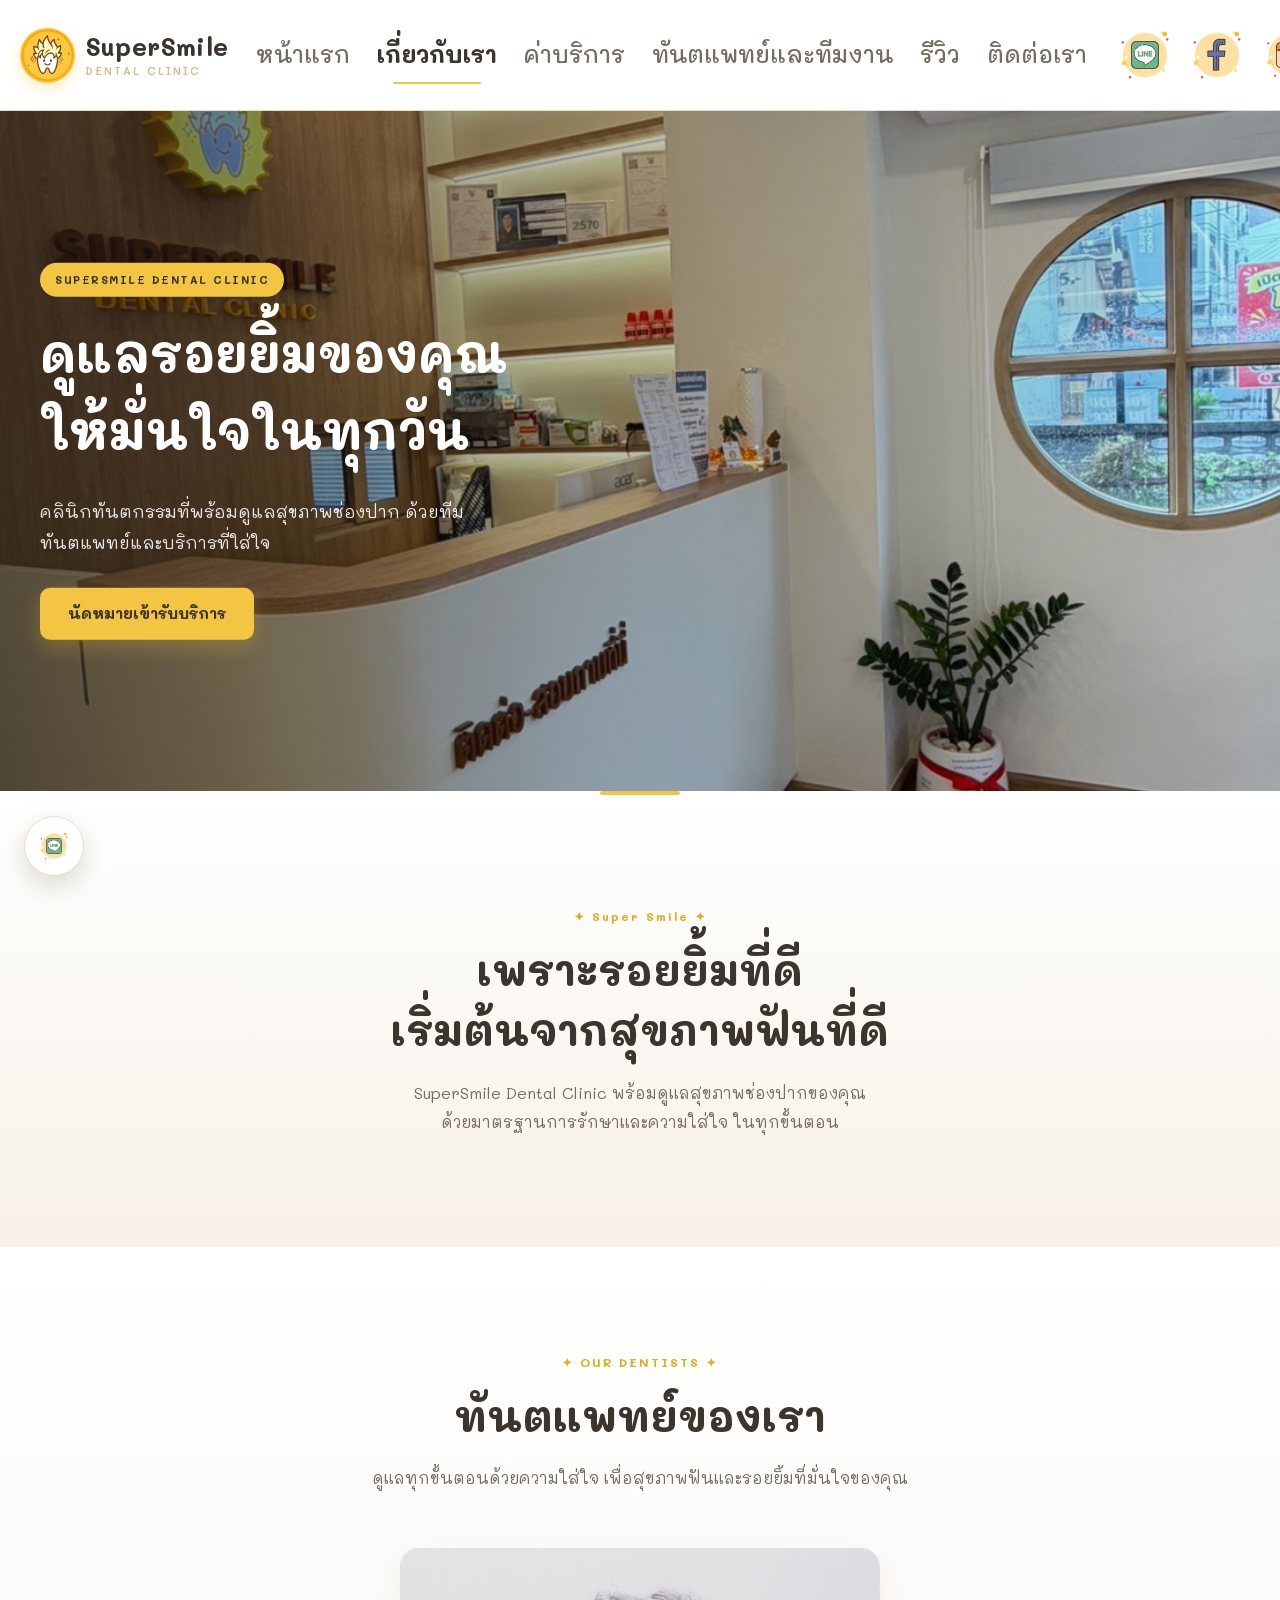
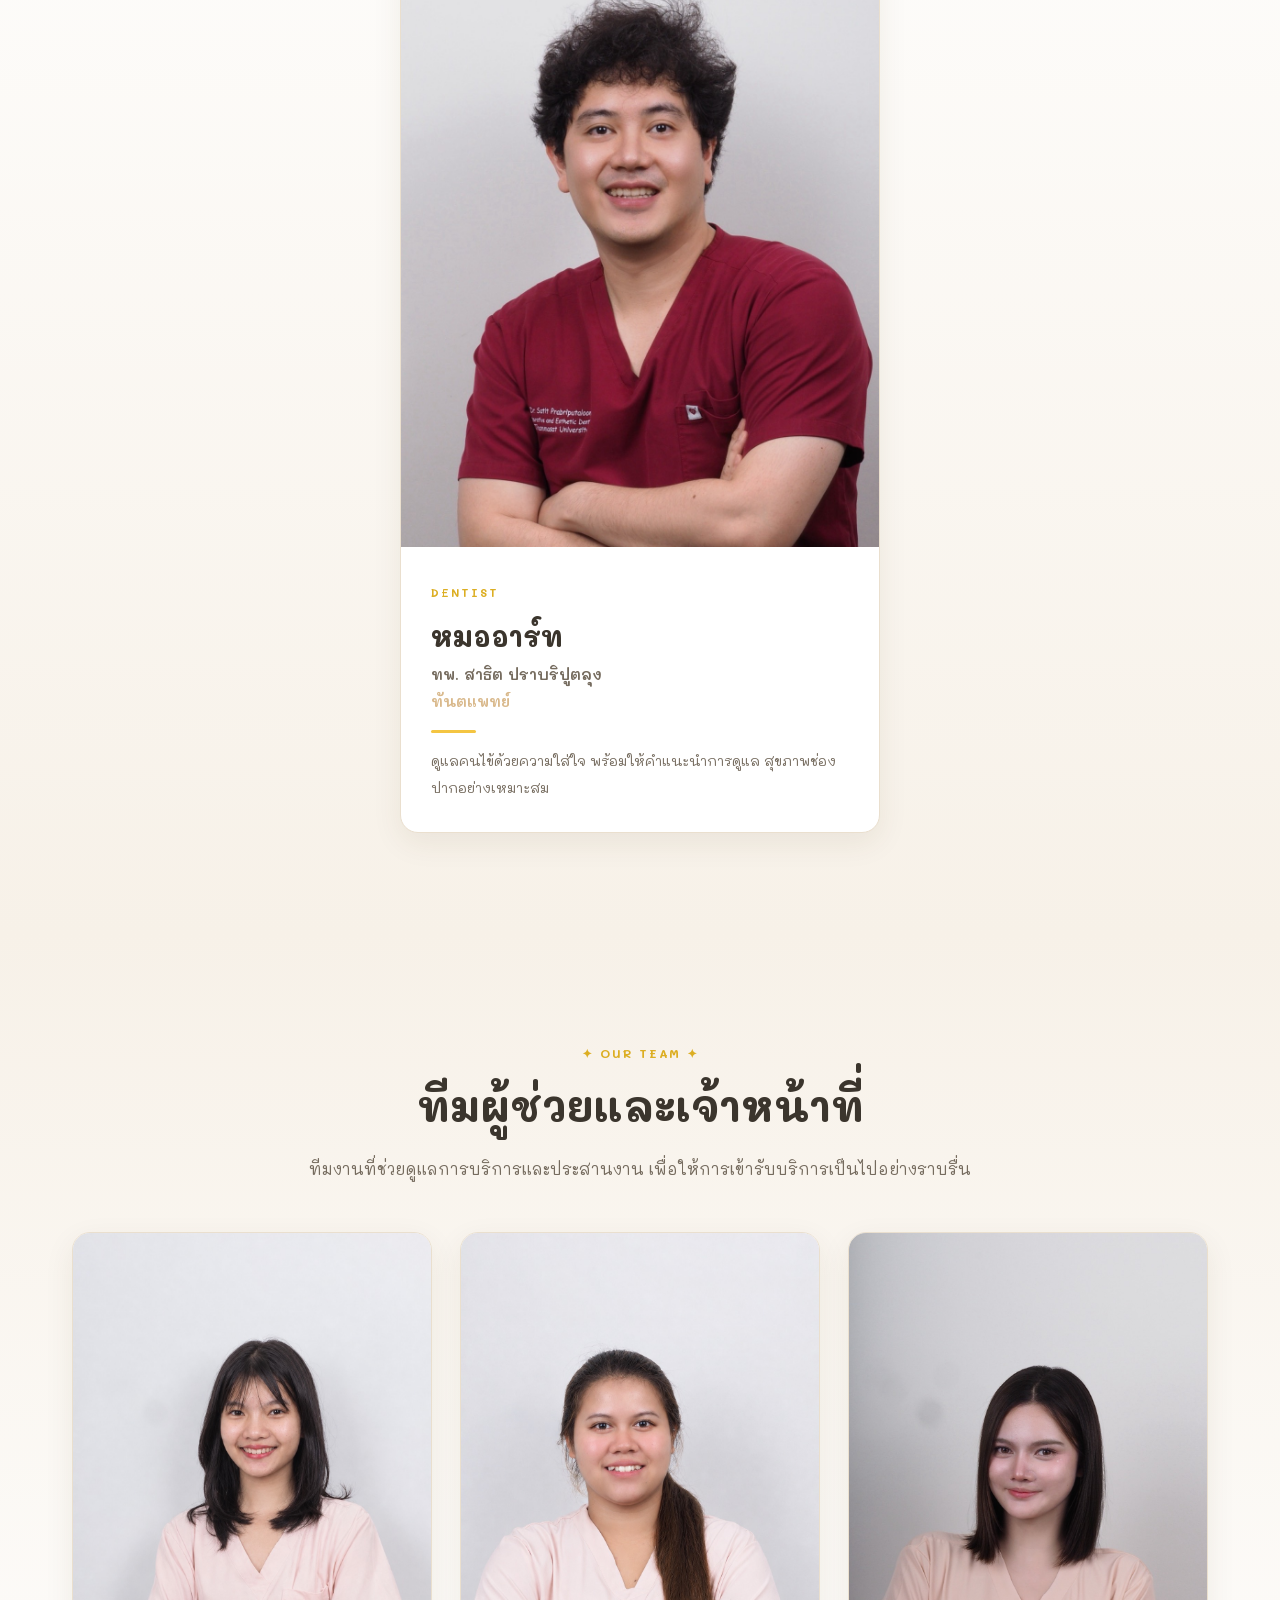
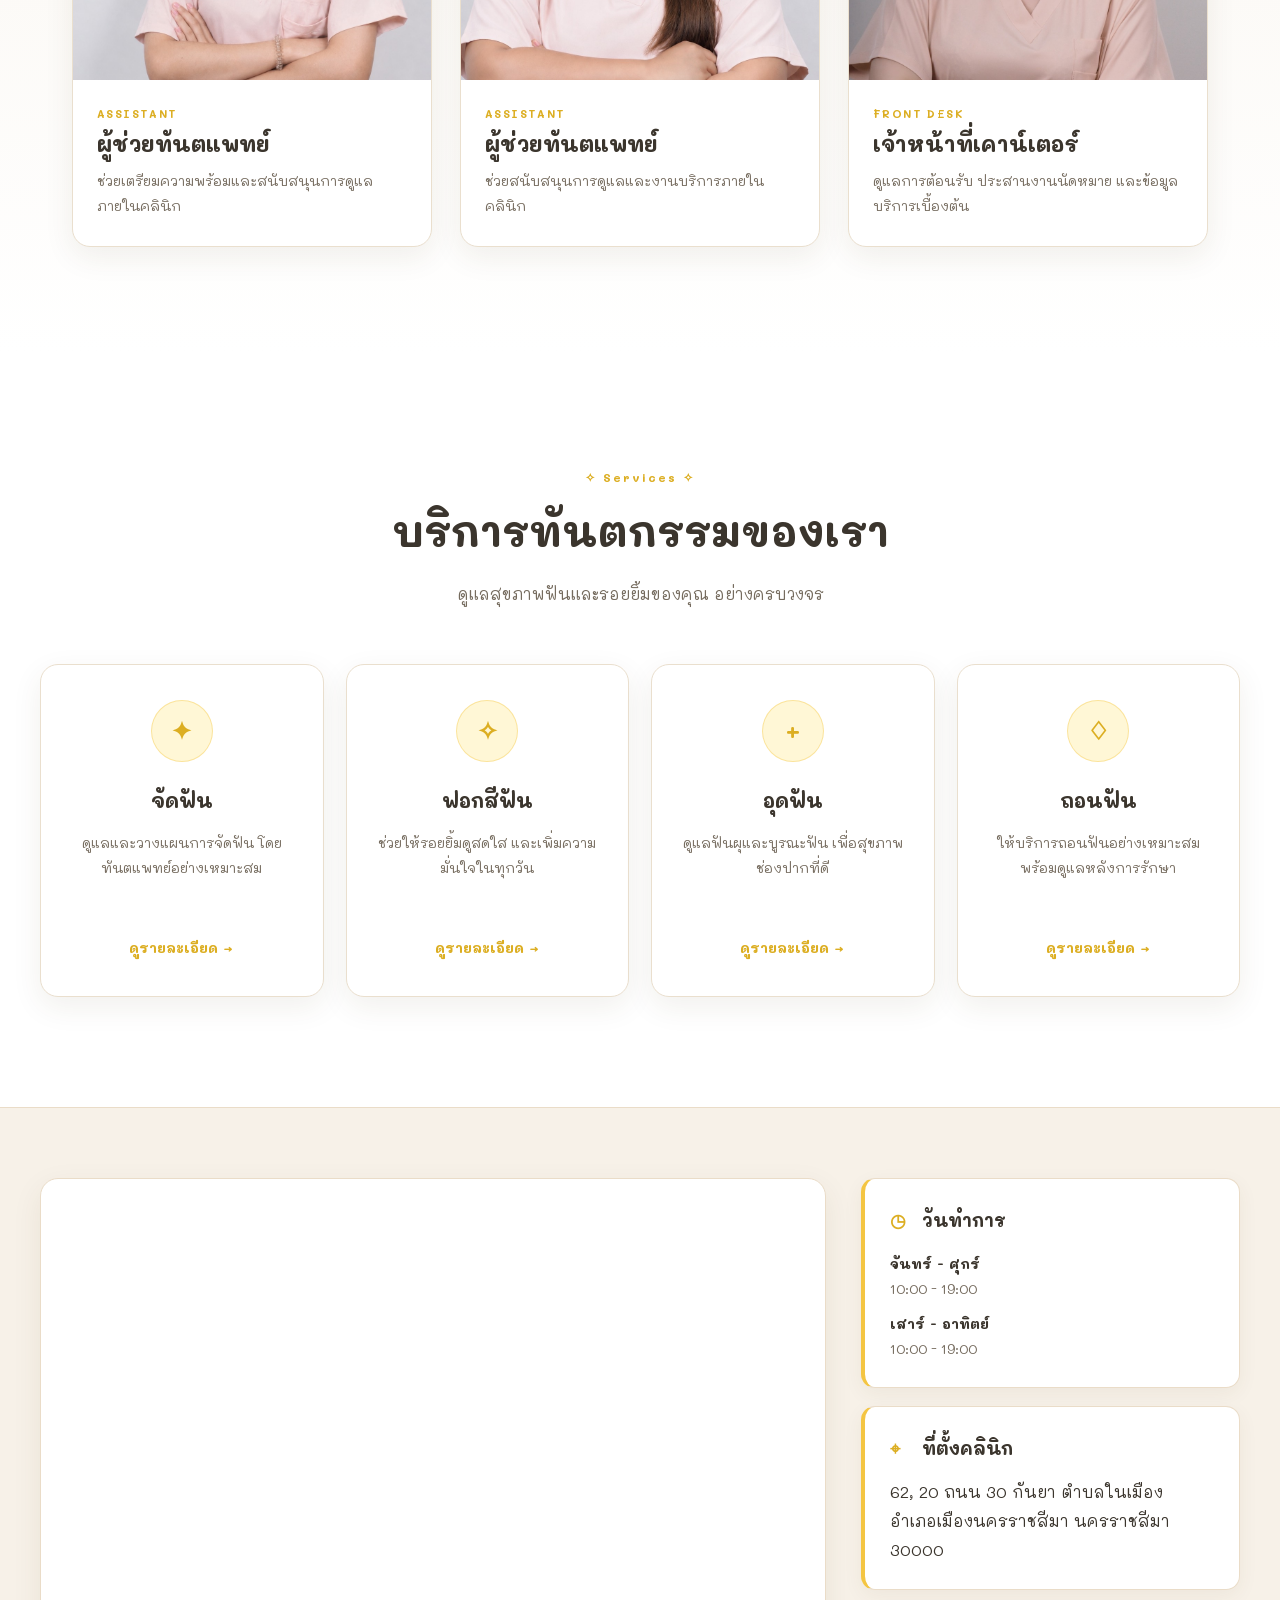
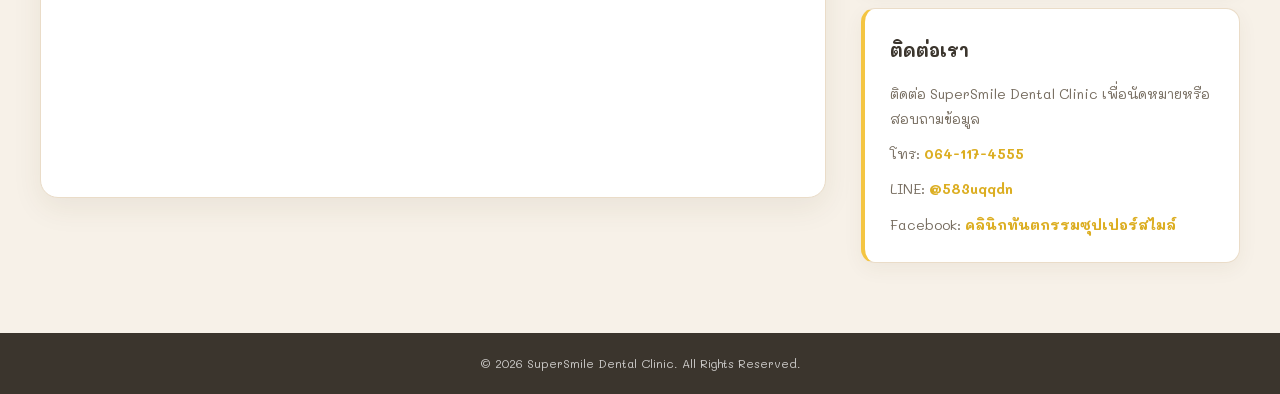
<file: index.html>
<!DOCTYPE html>

<html lang="th">
<head>
<meta charset="utf-8"/>
<meta content="width=device-width, initial-scale=1.0" name="viewport"/>
<link href="https://fonts.googleapis.com" rel="preconnect"/>
<link crossorigin="" href="https://fonts.gstatic.com" rel="preconnect"/>
<link href="https://fonts.googleapis.com/css2?family=Itim&amp;family=Mali:ital,wght@0,400;0,600;1,400&amp;display=swap" rel="stylesheet"/>
<link href="style.css" rel="stylesheet"/>
<title>SuperSmile Dental Clinic | คลินิกทันตกรรม นครราชสีมา</title><meta content="SuperSmile Dental Clinic คลินิกทันตกรรมในนครราชสีมา ให้บริการตรวจฟัน ขูดหินปูน อุดฟัน จัดฟัน ฟอกสีฟัน รากฟันเทียม และบริการทันตกรรมครบวงจร" name="description"/><meta content="index, follow, max-image-preview:large" name="robots"/><meta content="#f4c542" name="theme-color"/><meta content="th_TH" property="og:locale"/><meta content="website" property="og:type"/><meta content="SuperSmile Dental Clinic" property="og:site_name"/><meta content="SuperSmile Dental Clinic | คลินิกทันตกรรม นครราชสีมา" property="og:title"/><meta content="SuperSmile Dental Clinic คลินิกทันตกรรมในนครราชสีมา ให้บริการตรวจฟัน ขูดหินปูน อุดฟัน จัดฟัน ฟอกสีฟัน รากฟันเทียม และบริการทันตกรรมครบวงจร" property="og:description"/><link href="./images/favicon.ico" rel="icon" type="image/x-icon"/><link href="./images/favicon-32x32.png" rel="icon" sizes="32x32" type="image/png"/><link href="./images/favicon-16x16.png" rel="icon" sizes="16x16" type="image/png"/><link href="./images/apple-touch-icon.png" rel="apple-touch-icon" sizes="180x180"/><link href="./images/site.webmanifest" rel="manifest"/><link as="image" fetchpriority="high" href="images/Header.jpg" rel="preload" type="image/jpeg"/><script type="application/ld+json">{"@context": "https://schema.org", "@type": "Dentist", "name": "SuperSmile Dental Clinic", "telephone": "+66-64-117-4555", "address": {"@type": "PostalAddress", "streetAddress": "62, 20 ถนน 30 กันยา", "addressLocality": "เมืองนครราชสีมา", "addressRegion": "นครราชสีมา", "postalCode": "30000", "addressCountry": "TH"}, "openingHoursSpecification": [{"@type": "OpeningHoursSpecification", "dayOfWeek": ["Monday", "Tuesday", "Wednesday", "Thursday", "Friday", "Saturday", "Sunday"], "opens": "10:00", "closes": "19:00"}], "sameAs": ["https://www.facebook.com/profile.php?id=61593300955137", "https://www.instagram.com/supersmiledentalclinic?stkn=MWQ2YXppOHN3ZjZheA%3D%3D", "https://www.tiktok.com/@supersmiledentalcli?_r=1"]}</script></head>
<body data-base="./" data-page="home"><a class="skip-link" href="#main-content">ข้ามไปเนื้อหาหลัก</a>
<!-- Header -->
<header class="site-header">
<div class="header-container">
<a aria-label="SuperSmile Dental Clinic หน้าแรก" class="logo" href="./index.html">
<span class="logo-icon">
<img alt="" decoding="async" height="180" src="./images/LogoSuperSmile.webp" width="180"/>
</span>
<span class="logo-text"><strong>SuperSmile</strong><small>Dental Clinic</small></span>
</a>
<button aria-controls="navMenu" aria-expanded="false" aria-label="เปิดเมนู" class="menu-toggle" type="button">
<span aria-hidden="true">☰</span>
</button>
<nav aria-label="เมนูหลัก" class="main-nav" id="navMenu">
<a data-nav="home" href="./index.html">หน้าแรก</a>
<a data-nav="about" href="./index.html#about">เกี่ยวกับเรา</a>
<a data-nav="services" href="./pages/services.html">ค่าบริการ</a>
<a data-nav="dentists" href="./pages/dentists.html">ทันตแพทย์และทีมงาน</a>
<a data-nav="reviews" href="./pages/reviews.html">รีวิว</a>
<a data-nav="contact" href="./index.html#contact">ติดต่อเรา</a>
</nav>
<div aria-label="ช่องทางโซเชียล" class="Logoicon">
<a aria-label="LINE SuperSmile" href="https://line.me/R/ti/p/@583uqqdn?oat__id=7100175" rel="noopener noreferrer" target="_blank">
<img alt="LINE" decoding="async" height="120" loading="lazy" src="./images/LogoLine.webp" width="120"/>
</a>
<a aria-label="Facebook SuperSmile" href="https://www.facebook.com/profile.php?id=61593300955137" rel="noopener noreferrer" target="_blank">
<img alt="Facebook" decoding="async" height="120" loading="lazy" src="./images/LogoFacebook.webp" width="120"/>
</a>
<a aria-label="Instagram SuperSmile" href="https://www.instagram.com/supersmiledentalclinic?stkn=MWQ2YXppOHN3ZjZheA%3D%3D" rel="noopener noreferrer" target="_blank">
<img src="./images/LogoIG.webp" width="120" height="120" alt="Instagram" loading="lazy" decoding="async">
</a>
<a aria-label="TikTok SuperSmile" href="https://www.tiktok.com/@supersmiledentalcli?_r=1" rel="noopener noreferrer" target="_blank">
<img src="./images/LogoTiktok.webp" width="120" height="120" alt="TikTok" loading="lazy" decoding="async">
</a>
</div>
</div>
</header>
<!-- Hero Slider -->
<section aria-label="แนะนำคลินิก" class="hero-slider" id="slider">
<div class="carousel" data-autoplay="5000" data-slider="">
<article aria-hidden="false" class="carousel-cell is-selected" data-slide="">
<img alt="บรรยากาศ SuperSmile Dental Clinic" decoding="async" fetchpriority="high" height="1108" loading="eager" src="images/Header.jpg" width="1477"/>
<div class="hero-content">
<span class="hero-badge">SUPERSMILE DENTAL CLINIC</span>
<h1>ดูแลรอยยิ้มของคุณ<br/>ให้มั่นใจในทุกวัน</h1>
<p>คลินิกทันตกรรมที่พร้อมดูแลสุขภาพช่องปาก ด้วยทีมทันตแพทย์และบริการที่ใส่ใจ</p>
<a class="hero-button" href="https://line.me/R/ti/p/@583uqqdn?oat__id=7100175" rel="noopener noreferrer" target="_blank">นัดหมายเข้ารับบริการ</a>
</div>
</article>
<div aria-label="เลือกสไลด์" class="slider-dots" data-slider-dots=""></div>
</div>
</section>
<main id="main-content">
<!-- เกี่ยวกับเรา -->
<section class="about-section" id="about">
<div class="section-heading reveal">
<span>✦ Super Smile ✦</span>
<h2>
                เพราะรอยยิ้มที่ดี <br/>
                เริ่มต้นจากสุขภาพฟันที่ดี
            </h2>
<p>
                SuperSmile Dental Clinic
                พร้อมดูแลสุขภาพช่องปากของคุณ<br/>
                ด้วยมาตรฐานการรักษาและความใส่ใจ
                ในทุกขั้นตอน
            </p>
</div>
</section>
<!-- ทันตแทพย์ -->
<section class="dentists-section" id="dentists">
<div class="section-heading reveal">
<span>✦ OUR DENTISTS ✦</span>
<h2>
            ทันตแพทย์ของเรา
            </h2>
<p>
            ดูแลทุกขั้นตอนด้วยความใส่ใจ
            เพื่อสุขภาพฟันและรอยยิ้มที่มั่นใจของคุณ
            </p>
</div>
<!-- Dentist Cards -->
<div class="dentists-grid single-dentist">
<!-- หมออาร์ท -->
<article class="dentist-card">
<div class="dentist-image">
<img alt="หมออาร์ท ทพ. สาธิต ปราบริปูตลุง SuperSmile Dental Clinic" decoding="async" height="880" loading="lazy" src="images/DR_ART.jpg" width="720"/>
</div>
<div class="dentist-info">
<span class="dentist-label">
                        DENTIST
                    </span><br/>
<a class="dentistspages" href="pages/dentists.html">หมออาร์ท</a>
<p class="dentist-real-name">ทพ. สาธิต ปราบริปูตลุง</p>
<p class="dentist-position">
                        ทันตแพทย์
                    </p>
<div class="dentist-line"></div>
<p class="dentist-description">
                        ดูแลคนไข้ด้วยความใส่ใจ
                        พร้อมให้คำแนะนำการดูแล
                        สุขภาพช่องปากอย่างเหมาะสม
                    </p>
</div>
</article>
</div>
</section><section class="team-section" id="team">
<div class="section-heading reveal">
<span>✦ OUR TEAM ✦</span>
<h2>ทีมผู้ช่วยและเจ้าหน้าที่</h2>
<p>ทีมงานที่ช่วยดูแลการบริการและประสานงาน เพื่อให้การเข้ารับบริการเป็นไปอย่างราบรื่น</p>
</div>
<div class="team-grid">
<article class="team-card"><img alt="ผู้ช่วยทันตแพทย์" decoding="async" height="880" loading="lazy" src="images/Asst_Benz.jpg" width="720"/><div class="team-card-body"><span>ASSISTANT</span><h3>ผู้ช่วยทันตแพทย์</h3><p>ช่วยเตรียมความพร้อมและสนับสนุนการดูแลภายในคลินิก</p></div></article>
<article class="team-card"><img alt="ผู้ช่วยทันตแพทย์" decoding="async" height="880" loading="lazy" src="images/Asst_Maxky.jpg" width="720"/><div class="team-card-body"><span>ASSISTANT</span><h3>ผู้ช่วยทันตแพทย์</h3><p>ช่วยสนับสนุนการดูแลและงานบริการภายในคลินิก</p></div></article>
<article class="team-card"><img alt="เจ้าหน้าที่เคาน์เตอร์" decoding="async" height="880" loading="lazy" src="images/CTR_Janny.jpg" width="720"/><div class="team-card-body"><span>FRONT DESK</span><h3>เจ้าหน้าที่เคาน์เตอร์</h3><p>ดูแลการต้อนรับ ประสานงานนัดหมาย และข้อมูลบริการเบื้องต้น</p></div></article>
</div>
</section>
<!-- Services -->
<section class="services-section" id="services">
<div class="section-heading reveal">
<span>✧ Services ✧</span>
<h2>
                บริการทันตกรรมของเรา
            </h2>
<p>
                ดูแลสุขภาพฟันและรอยยิ้มของคุณ
                อย่างครบวงจร
            </p>
</div>
<div class="services-grid">
<article class="service-card">
<div class="service-icon">
                    ✦
                </div>
<h3>
                    จัดฟัน
                </h3>
<p>ดูแลและวางแผนการจัดฟัน โดยทันตแพทย์อย่างเหมาะสม</p>
<a href="pages/services.html">
                    ดูรายละเอียด →
                </a>
</article>
<article class="service-card">
<div class="service-icon">
                    ✧
                </div>
<h3>
                    ฟอกสีฟัน
                </h3>
<p>
                    ช่วยให้รอยยิ้มดูสดใส
                    และเพิ่มความมั่นใจในทุกวัน
                </p>
<a href="pages/services.html">
                    ดูรายละเอียด →
                </a>
</article>
<article class="service-card">
<div class="service-icon">
                    +
                </div>
<h3>
                    อุดฟัน
                </h3>
<p>
                    ดูแลฟันผุและบูรณะฟัน
                    เพื่อสุขภาพช่องปากที่ดี
                </p>
<a href="pages/services.html">
                    ดูรายละเอียด →
                </a>
</article>
<article class="service-card">
<div class="service-icon">
                    ♢
                </div>
<h3>
                    ถอนฟัน
                </h3>
<p>
                    ให้บริการถอนฟันอย่างเหมาะสม
                    พร้อมดูแลหลังการรักษา
                </p>
<a href="pages/services.html">
                    ดูรายละเอียด →
                </a>
</article>
</div>
</section>
</main>
<!-- Footer -->
<footer id="contact">
<div class="footer-content">
<div class="footer-container">
<div class="footer-map">
<iframe allowfullscreen="" height="100%" loading="lazy" referrerpolicy="no-referrer-when-downgrade" src="https://www.google.com/maps/embed?pb=!1m18!1m12!1m3!1d963.5046860101857!2d102.11636476962485!3d14.99166469909644!2m3!1f0!2f0!3f0!3m2!1i1024!2i768!4f13.1!3m3!1m2!1s0x81a659c04a5e5afd%3A0x8953b391ff2c3775![base64]!5e0!3m2!1sth!2sth!4v1787938387234!5m2!1sth!2sth" style="border:0" title="แผนที่ SuperSmile Dental Clinic" width="100%">
</iframe>
</div>
<div class="footer-info">
<div class="footer-box">
<h3><span aria-hidden="true" class="footer-heading-icon">◷</span> วันทำการ</h3>
<p><b>จันทร์ - ศุกร์</b><br/>10:00 - 19:00</p>
<p><b>เสาร์ - อาทิตย์</b><br/>10:00 - 19:00</p>
</div>
<div class="footer-box">
<h3><span aria-hidden="true" class="footer-heading-icon">⌖</span> ที่ตั้งคลินิก</h3>
<address>62, 20 ถนน 30 กันยา ตำบลในเมือง อำเภอเมืองนครราชสีมา นครราชสีมา 30000</address>
</div>
<div class="footer-box">
<h3>ติดต่อเรา</h3>
<p>ติดต่อ SuperSmile Dental Clinic เพื่อนัดหมายหรือสอบถามข้อมูล</p>
<p>โทร: <a href="tel:+66641174555">064-117-4555</a></p>
<p>LINE: <a href="https://line.me/R/ti/p/@583uqqdn?oat__id=7100175" rel="noopener noreferrer" target="_blank">@583uqqdn</a></p>
<p>Facebook: <a href="https://www.facebook.com/profile.php?id=61593300955137" rel="noopener noreferrer" target="_blank">คลินิกทันตกรรมซุปเปอร์สไมล์</a></p>
</div>
</div>
</div>
</div>
<p class="copyright">© 2026 SuperSmile Dental Clinic. All Rights Reserved.</p>
</footer>
<script defer="True" src="./js/script.js"></script></body> </html>
</file>
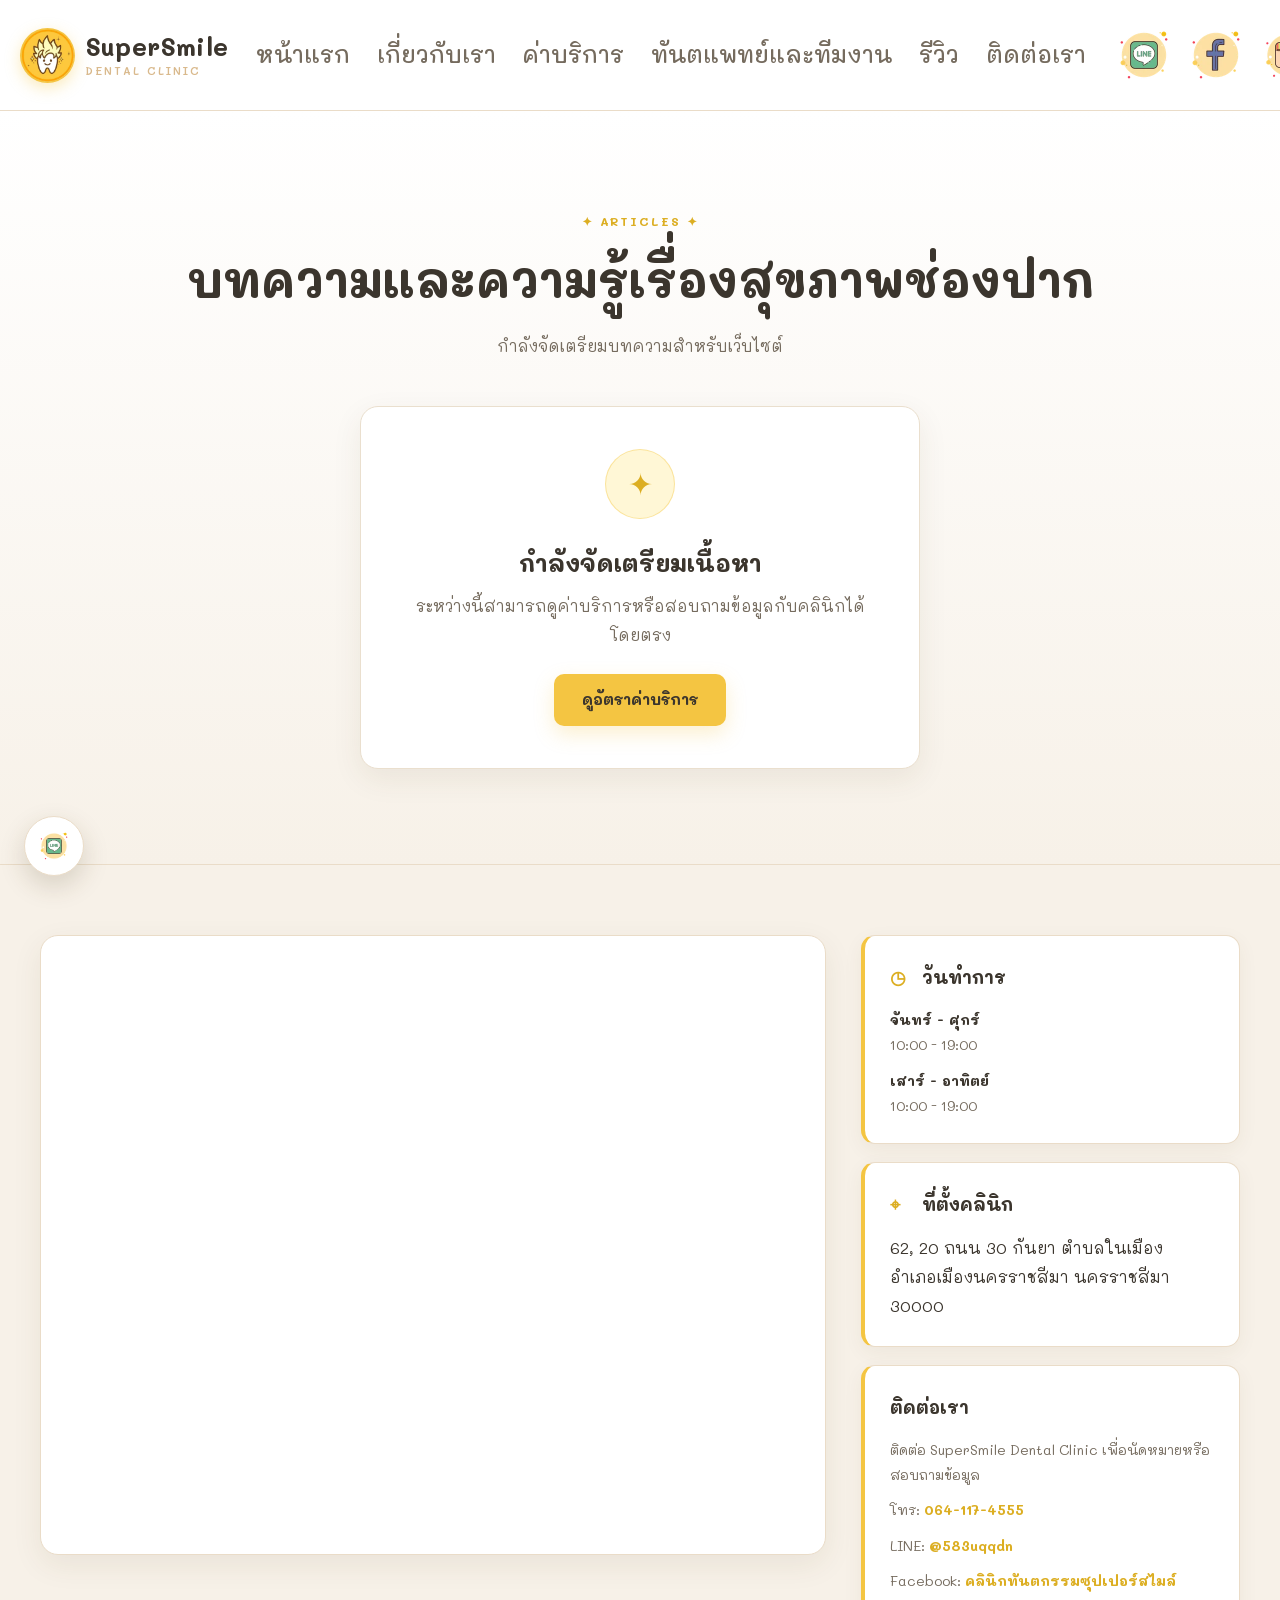
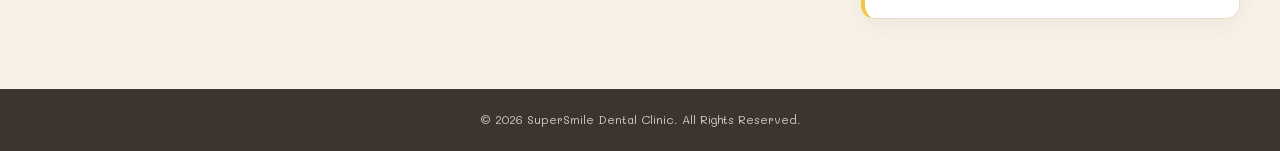
<file: pages/articles.html>
<!DOCTYPE html>

<html lang="th">
<head>
<meta charset="utf-8"/>
<meta content="width=device-width, initial-scale=1.0" name="viewport"/>
<link href="https://fonts.googleapis.com" rel="preconnect"/>
<link crossorigin="" href="https://fonts.gstatic.com" rel="preconnect"/>
<link href="https://fonts.googleapis.com/css2?family=Itim&amp;family=Mali:ital,wght@0,400;0,600;1,400&amp;display=swap" rel="stylesheet"/>
<link href="../style.css" rel="stylesheet"/>
<title>บทความทันตกรรม | SuperSmile Dental Clinic</title><meta content="บทความและความรู้เรื่องการดูแลสุขภาพช่องปากจาก SuperSmile Dental Clinic นครราชสีมา" name="description"/><meta content="noindex, follow" name="robots"/><meta content="#f4c542" name="theme-color"/><meta content="th_TH" property="og:locale"/><meta content="website" property="og:type"/><meta content="SuperSmile Dental Clinic" property="og:site_name"/><meta content="บทความทันตกรรม | SuperSmile Dental Clinic" property="og:title"/><meta content="บทความและความรู้เรื่องการดูแลสุขภาพช่องปากจาก SuperSmile Dental Clinic นครราชสีมา" property="og:description"/><link href="../images/favicon.ico" rel="icon" type="image/x-icon"/><link href="../images/favicon-32x32.png" rel="icon" sizes="32x32" type="image/png"/><link href="../images/favicon-16x16.png" rel="icon" sizes="16x16" type="image/png"/><link href="../images/apple-touch-icon.png" rel="apple-touch-icon" sizes="180x180"/><link href="../images/site.webmanifest" rel="manifest"/><script type="application/ld+json">{"@context": "https://schema.org", "@type": "Dentist", "name": "SuperSmile Dental Clinic", "telephone": "+66-64-117-4555", "address": {"@type": "PostalAddress", "streetAddress": "62, 20 ถนน 30 กันยา", "addressLocality": "เมืองนครราชสีมา", "addressRegion": "นครราชสีมา", "postalCode": "30000", "addressCountry": "TH"}, "openingHoursSpecification": [{"@type": "OpeningHoursSpecification", "dayOfWeek": ["Monday", "Tuesday", "Wednesday", "Thursday", "Friday", "Saturday", "Sunday"], "opens": "10:00", "closes": "19:00"}], "sameAs": ["https://www.facebook.com/profile.php?id=61593300955137", "https://www.instagram.com/supersmiledentalclinic?stkn=MWQ2YXppOHN3ZjZheA%3D%3D", "https://www.tiktok.com/@supersmiledentalcli?_r=1"]}</script></head>
<body data-base="../" data-page="articles"><a class="skip-link" href="#main-content">ข้ามไปเนื้อหาหลัก</a>
<header class="site-header">
<div class="header-container">
<a aria-label="SuperSmile Dental Clinic หน้าแรก" class="logo" href="../index.html">
<span class="logo-icon">
<img alt="" decoding="async" height="180" src="../images/LogoSuperSmile.webp" width="180"/>
</span>
<span class="logo-text"><strong>SuperSmile</strong><small>Dental Clinic</small></span>
</a>
<button aria-controls="navMenu" aria-expanded="false" aria-label="เปิดเมนู" class="menu-toggle" type="button">
<span aria-hidden="true">☰</span>
</button>
<nav aria-label="เมนูหลัก" class="main-nav" id="navMenu">
<a data-nav="home" href="../index.html">หน้าแรก</a>
<a data-nav="about" href="../index.html#about">เกี่ยวกับเรา</a>
<a data-nav="services" href="../pages/services.html">ค่าบริการ</a>
<a data-nav="dentists" href="../pages/dentists.html">ทันตแพทย์และทีมงาน</a>
<a data-nav="reviews" href="../pages/reviews.html">รีวิว</a>
<a data-nav="contact" href="../index.html#contact">ติดต่อเรา</a>
</nav>
<div aria-label="ช่องทางโซเชียล" class="Logoicon">
<a aria-label="LINE SuperSmile" href="https://line.me/R/ti/p/@583uqqdn?oat__id=7100175" rel="noopener noreferrer" target="_blank">
<img alt="LINE" decoding="async" height="120" loading="lazy" src="../images/LogoLine.webp" width="120"/>
</a>
<a aria-label="Facebook SuperSmile" href="https://www.facebook.com/profile.php?id=61593300955137" rel="noopener noreferrer" target="_blank">
<img alt="Facebook" decoding="async" height="120" loading="lazy" src="../images/LogoFacebook.webp" width="120"/>
</a>
<a aria-label="Instagram SuperSmile" href="https://www.instagram.com/supersmiledentalclinic?stkn=MWQ2YXppOHN3ZjZheA%3D%3D" rel="noopener noreferrer" target="_blank">
<img src="../images/LogoIG.webp" width="120" height="120" alt="Instagram" loading="lazy" decoding="async">
</a>
<a aria-label="TikTok SuperSmile" href="https://www.tiktok.com/@supersmiledentalcli?_r=1" rel="noopener noreferrer" target="_blank">
<img src="../images/LogoTiktok.webp" width="120" height="120" alt="TikTok" loading="lazy" decoding="async">
</a>
</div>
</div>
</header>
<main id="main-content"><section class="articles-section"><div class="section-heading"><span>✦ ARTICLES ✦</span><h1>บทความและความรู้เรื่องสุขภาพช่องปาก</h1><p>กำลังจัดเตรียมบทความสำหรับเว็บไซต์</p></div><div class="articles-empty"><div aria-hidden="true" class="reviews-empty-icon">✦</div><h2>กำลังจัดเตรียมเนื้อหา</h2><p>ระหว่างนี้สามารถดูค่าบริการหรือสอบถามข้อมูลกับคลินิกได้โดยตรง</p><a class="hero-button" href="services.html">ดูอัตราค่าบริการ</a></div></section></main><footer id="contact">
<div class="footer-content">
<div class="footer-container">
<div class="footer-map">
<iframe allowfullscreen="" height="100%" loading="lazy" referrerpolicy="no-referrer-when-downgrade" src="https://www.google.com/maps/embed?pb=!1m18!1m12!1m3!1d963.5046860101857!2d102.11636476962485!3d14.99166469909644!2m3!1f0!2f0!3f0!3m2!1i1024!2i768!4f13.1!3m3!1m2!1s0x81a659c04a5e5afd%3A0x8953b391ff2c3775![base64]!5e0!3m2!1sth!2sth!4v1787938387234!5m2!1sth!2sth" style="border:0" title="แผนที่ SuperSmile Dental Clinic" width="100%">
</iframe>
</div>
<div class="footer-info">
<div class="footer-box">
<h3><span aria-hidden="true" class="footer-heading-icon">◷</span> วันทำการ</h3>
<p><b>จันทร์ - ศุกร์</b><br/>10:00 - 19:00</p>
<p><b>เสาร์ - อาทิตย์</b><br/>10:00 - 19:00</p>
</div>
<div class="footer-box">
<h3><span aria-hidden="true" class="footer-heading-icon">⌖</span> ที่ตั้งคลินิก</h3>
<address>62, 20 ถนน 30 กันยา ตำบลในเมือง อำเภอเมืองนครราชสีมา นครราชสีมา 30000</address>
</div>
<div class="footer-box">
<h3>ติดต่อเรา</h3>
<p>ติดต่อ SuperSmile Dental Clinic เพื่อนัดหมายหรือสอบถามข้อมูล</p>
<p>โทร: <a href="tel:+66641174555">064-117-4555</a></p>
<p>LINE: <a href="https://line.me/R/ti/p/@583uqqdn?oat__id=7100175" rel="noopener noreferrer" target="_blank">@583uqqdn</a></p>
<p>Facebook: <a href="https://www.facebook.com/profile.php?id=61593300955137" rel="noopener noreferrer" target="_blank">คลินิกทันตกรรมซุปเปอร์สไมล์</a></p>
</div>
</div>
</div>
</div>
<p class="copyright">© 2026 SuperSmile Dental Clinic. All Rights Reserved.</p>
</footer>
<script defer="True" src="../js/script.js"></script></body></html>
</file>
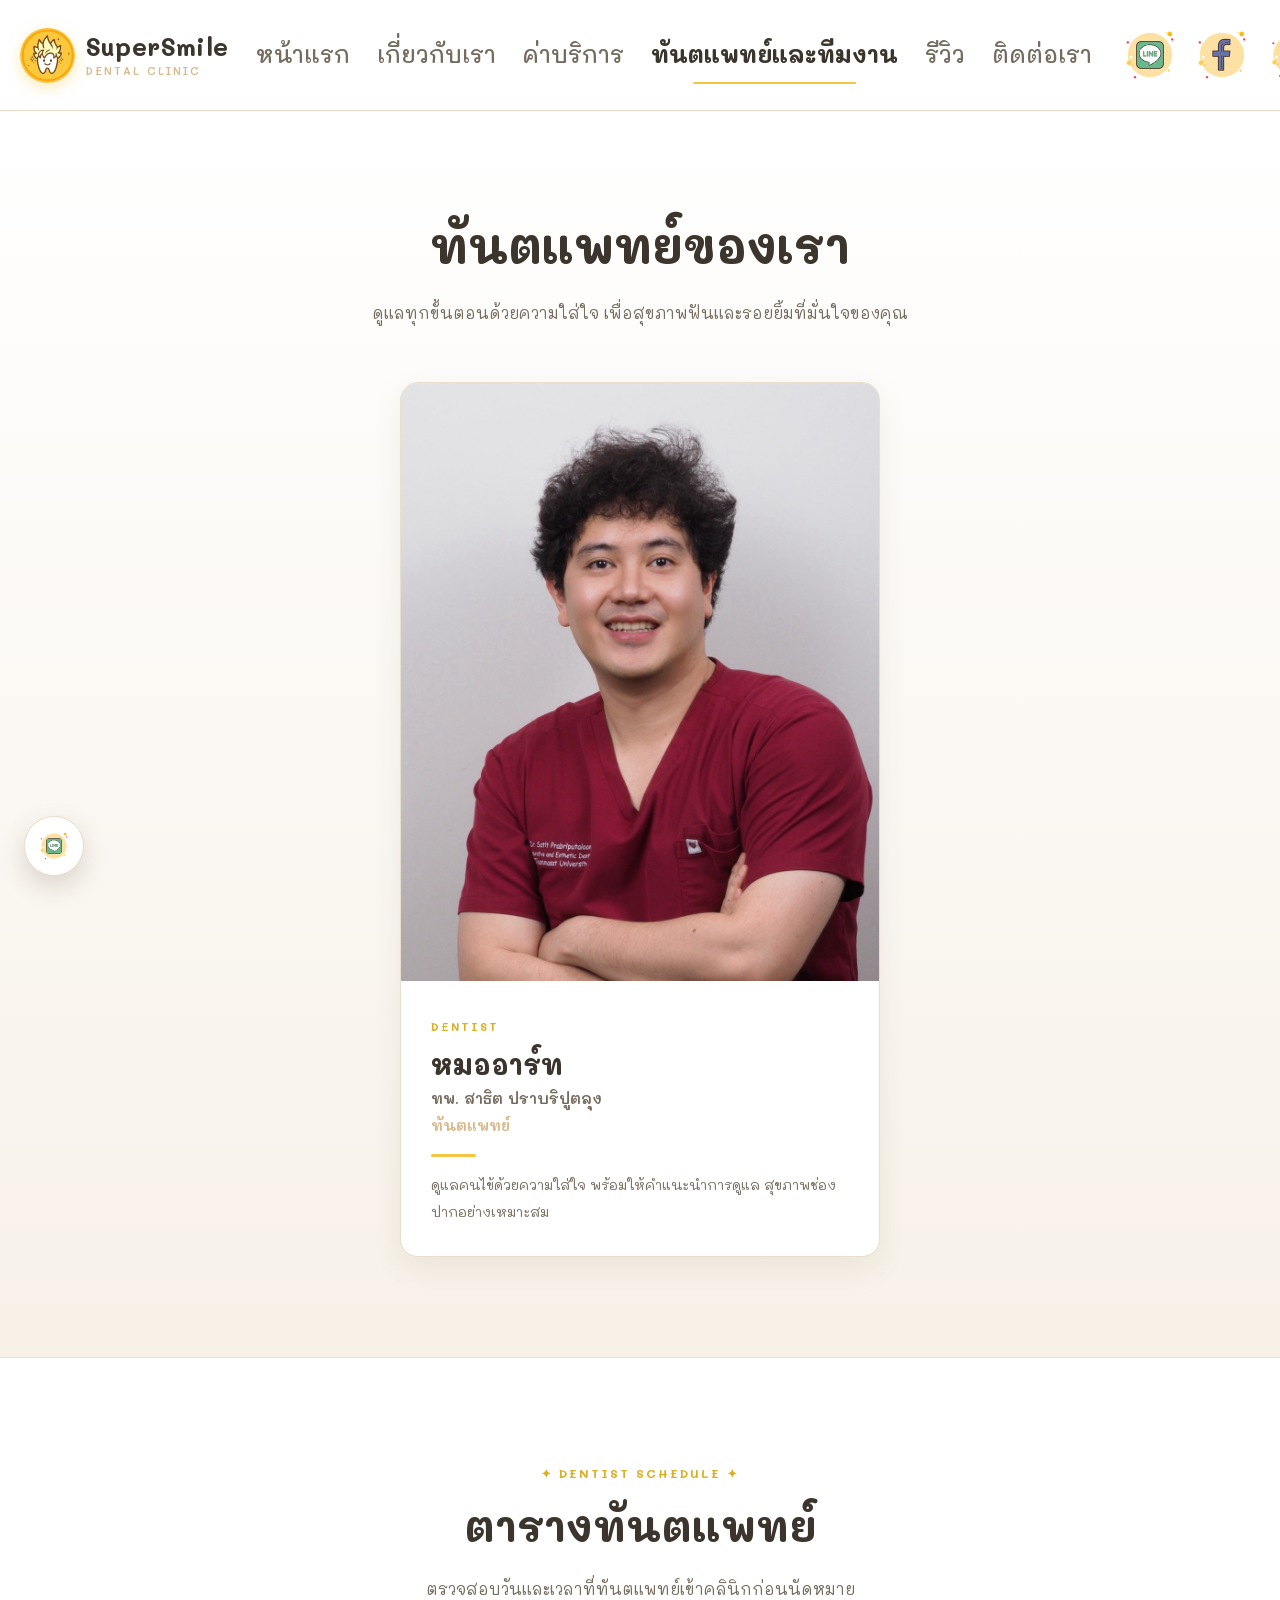
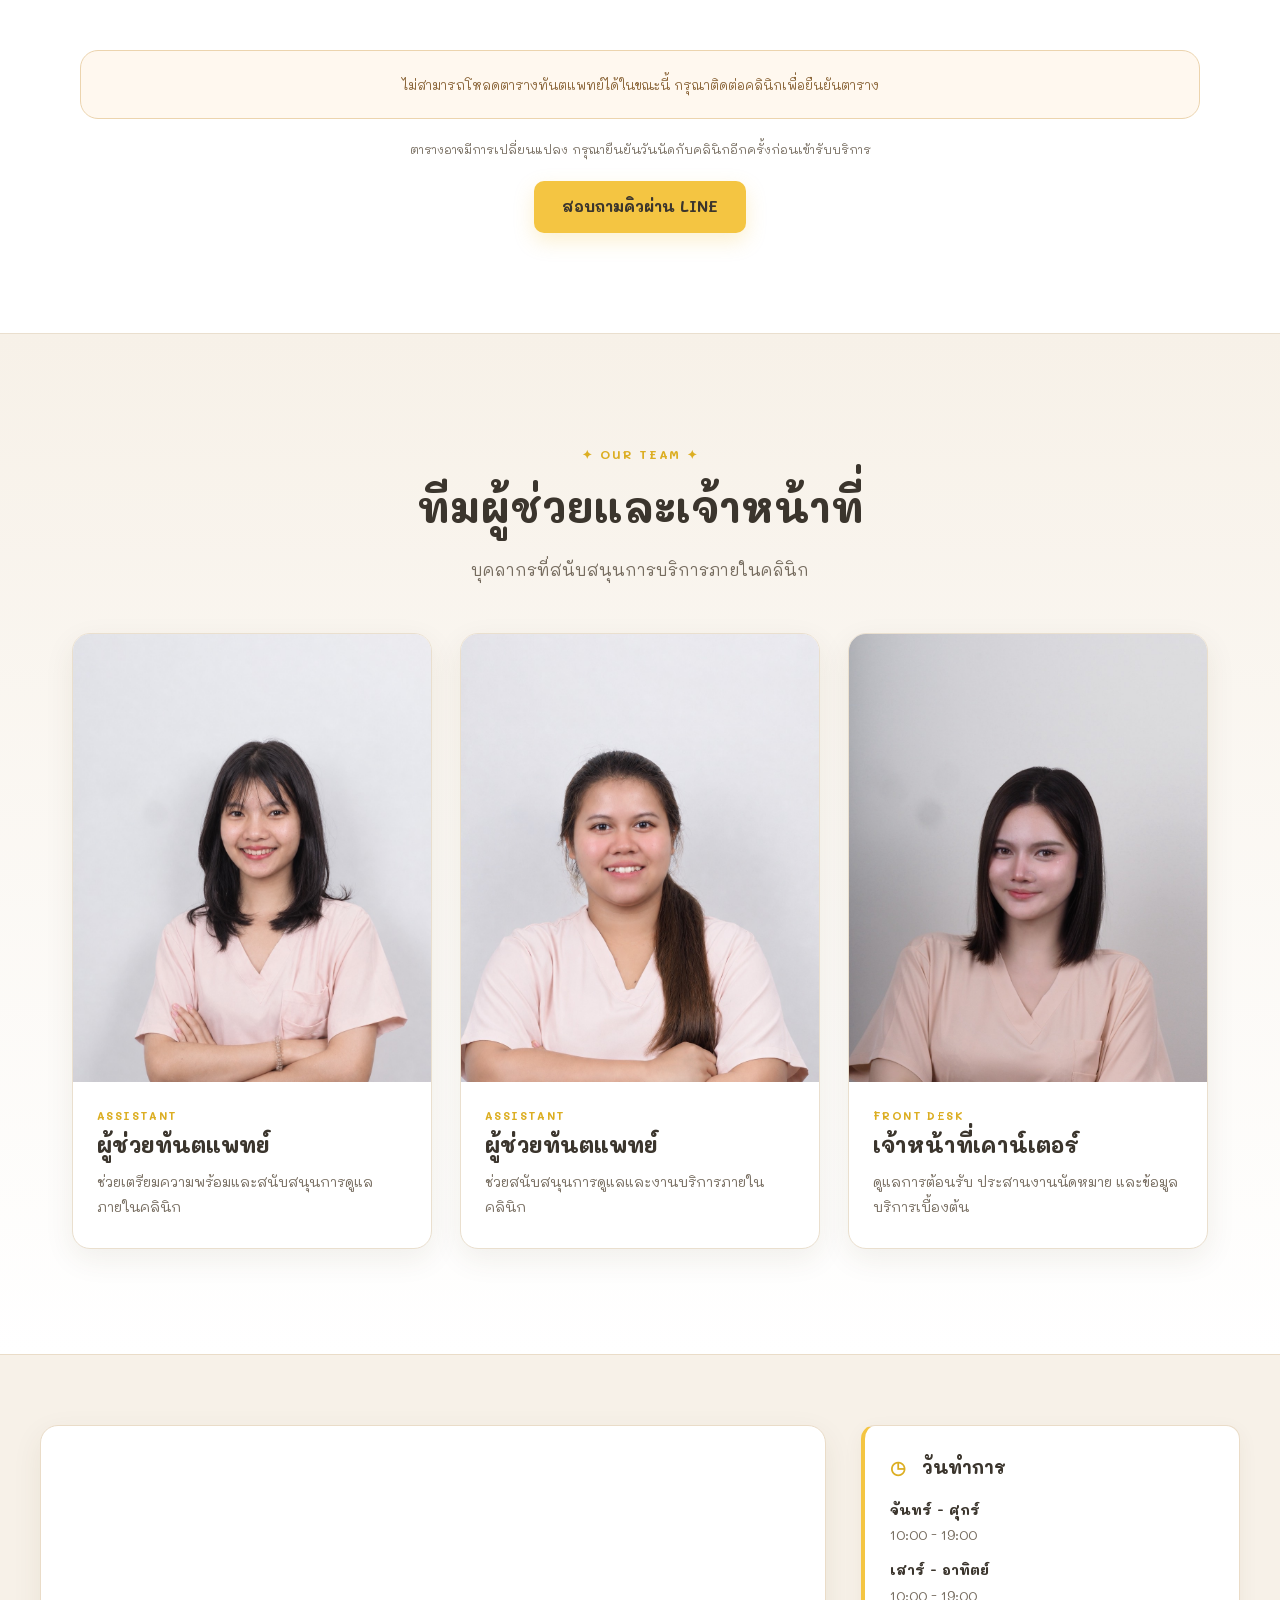
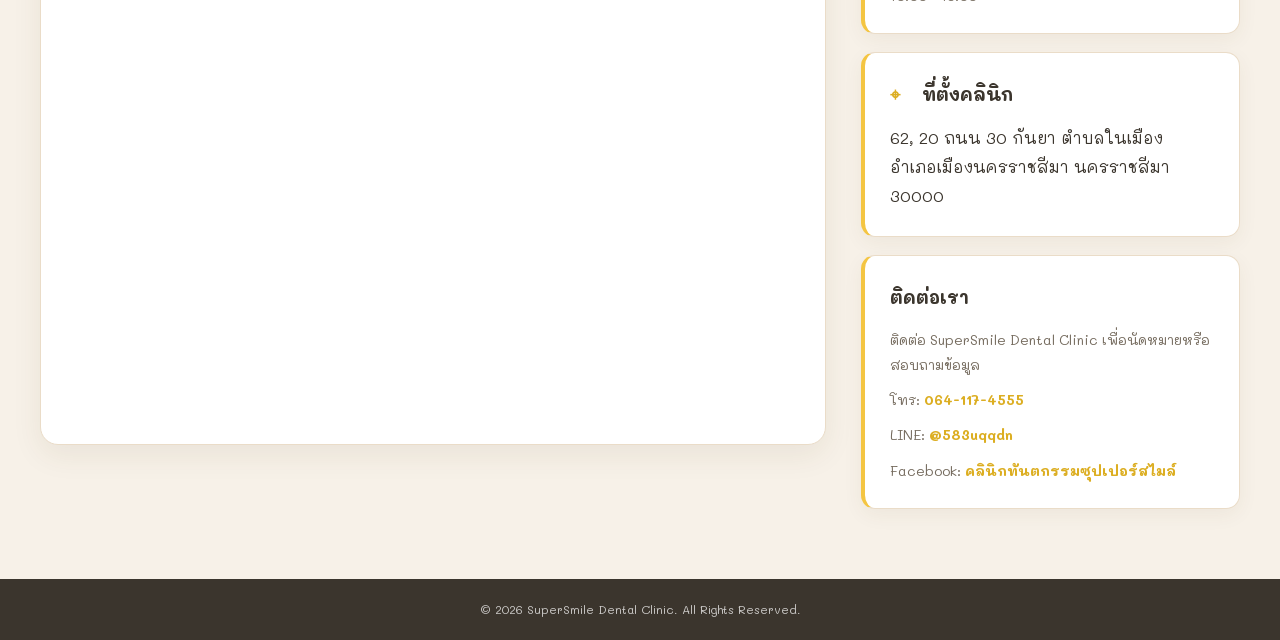
<file: pages/dentists.html>
<!DOCTYPE html>

<html lang="th">
<head>
<meta charset="utf-8"/>
<meta content="width=device-width, initial-scale=1.0" name="viewport"/>
<link href="https://fonts.googleapis.com" rel="preconnect"/>
<link crossorigin="" href="https://fonts.gstatic.com" rel="preconnect"/>
<link href="https://fonts.googleapis.com/css2?family=Itim&amp;family=Mali:ital,wght@0,400;0,600;1,400&amp;display=swap" rel="stylesheet"/>
<link href="../style.css" rel="stylesheet"/>
<title>ทันตแพทย์และทีมงาน | SuperSmile Dental Clinic</title><meta content="รู้จักทันตแพทย์และทีมงานของ SuperSmile Dental Clinic นครราชสีมา พร้อมทีมผู้ช่วยทันตแพทย์ 2 คน และเจ้าหน้าที่เคาน์เตอร์" name="description"/><meta content="index, follow, max-image-preview:large" name="robots"/><meta content="#f4c542" name="theme-color"/><meta content="th_TH" property="og:locale"/><meta content="website" property="og:type"/><meta content="SuperSmile Dental Clinic" property="og:site_name"/><meta content="ทันตแพทย์และทีมงาน | SuperSmile Dental Clinic" property="og:title"/><meta content="รู้จักทันตแพทย์และทีมงานของ SuperSmile Dental Clinic นครราชสีมา พร้อมทีมผู้ช่วยทันตแพทย์ 2 คน และเจ้าหน้าที่เคาน์เตอร์" property="og:description"/><link href="../images/favicon.ico" rel="icon" type="image/x-icon"/><link href="../images/favicon-32x32.png" rel="icon" sizes="32x32" type="image/png"/><link href="../images/favicon-16x16.png" rel="icon" sizes="16x16" type="image/png"/><link href="../images/apple-touch-icon.png" rel="apple-touch-icon" sizes="180x180"/><link href="../images/site.webmanifest" rel="manifest"/><script type="application/ld+json">{"@context": "https://schema.org", "@type": "Dentist", "name": "SuperSmile Dental Clinic", "telephone": "+66-64-117-4555", "address": {"@type": "PostalAddress", "streetAddress": "62, 20 ถนน 30 กันยา", "addressLocality": "เมืองนครราชสีมา", "addressRegion": "นครราชสีมา", "postalCode": "30000", "addressCountry": "TH"}, "openingHoursSpecification": [{"@type": "OpeningHoursSpecification", "dayOfWeek": ["Monday", "Tuesday", "Wednesday", "Thursday", "Friday", "Saturday", "Sunday"], "opens": "10:00", "closes": "19:00"}], "sameAs": ["https://www.facebook.com/profile.php?id=61593300955137", "https://www.instagram.com/supersmiledentalclinic?stkn=MWQ2YXppOHN3ZjZheA%3D%3D", "https://www.tiktok.com/@supersmiledentalcli?_r=1"]}</script></head>
<body data-base="../" data-page="dentists"><a class="skip-link" href="#main-content">ข้ามไปเนื้อหาหลัก</a>
<header class="site-header">
<div class="header-container">
<a aria-label="SuperSmile Dental Clinic หน้าแรก" class="logo" href="../index.html">
<span class="logo-icon">
<img alt="" decoding="async" height="180" src="../images/LogoSuperSmile.webp" width="180"/>
</span>
<span class="logo-text"><strong>SuperSmile</strong><small>Dental Clinic</small></span>
</a>
<button aria-controls="navMenu" aria-expanded="false" aria-label="เปิดเมนู" class="menu-toggle" type="button">
<span aria-hidden="true">☰</span>
</button>
<nav aria-label="เมนูหลัก" class="main-nav" id="navMenu">
<a data-nav="home" href="../index.html">หน้าแรก</a>
<a data-nav="about" href="../index.html#about">เกี่ยวกับเรา</a>
<a data-nav="services" href="../pages/services.html">ค่าบริการ</a>
<a data-nav="dentists" href="../pages/dentists.html">ทันตแพทย์และทีมงาน</a>
<a data-nav="reviews" href="../pages/reviews.html">รีวิว</a>
<a data-nav="contact" href="../index.html#contact">ติดต่อเรา</a>
</nav>
<div aria-label="ช่องทางโซเชียล" class="Logoicon">
<a aria-label="LINE SuperSmile" href="https://line.me/R/ti/p/@583uqqdn?oat__id=7100175" rel="noopener noreferrer" target="_blank">
<img alt="LINE" decoding="async" height="120" loading="lazy" src="../images/LogoLine.webp" width="120"/>
</a>
<a aria-label="Facebook SuperSmile" href="https://www.facebook.com/profile.php?id=61593300955137" rel="noopener noreferrer" target="_blank">
<img alt="Facebook" decoding="async" height="120" loading="lazy" src="../images/LogoFacebook.webp" width="120"/>
</a>
<a aria-label="Instagram SuperSmile" href="https://www.instagram.com/supersmiledentalclinic?stkn=MWQ2YXppOHN3ZjZheA%3D%3D" rel="noopener noreferrer" target="_blank">
<img src="../images/LogoIG.webp" width="120" height="120" alt="Instagram" loading="lazy" decoding="async">
</a>
<a aria-label="TikTok SuperSmile" href="https://www.tiktok.com/@supersmiledentalcli?_r=1" rel="noopener noreferrer" target="_blank">
<img src="../images/LogoTiktok.webp" width="120" height="120" alt="TikTok" loading="lazy" decoding="async">
</a>
</div>
</div>
</header>
<main id="main-content">
<!-- ทันตแทพย์ -->
<section class="dentists-section" id="dentistspages">
<div class="section-heading">
<h1>
            ทันตแพทย์ของเรา
            </h1>
<p>
            ดูแลทุกขั้นตอนด้วยความใส่ใจ
            เพื่อสุขภาพฟันและรอยยิ้มที่มั่นใจของคุณ
            </p>
</div>
<!-- Dentist Cards -->
<div class="dentists-grid single-dentist">
<!-- หมออาร์ท -->
<article class="dentist-card">
<div class="dentist-image">
<img alt="หมออาร์ท ทพ. สาธิต ปราบริปูตลุง SuperSmile Dental Clinic" decoding="async" height="880" loading="lazy" src="../images/DR_ART.jpg" width="720"/>
</div>
<div class="dentist-info">
<span class="dentist-label">
                        DENTIST
                    </span><br/>
<h3 class="dentist-name">หมออาร์ท</h3>
<p class="dentist-real-name">ทพ. สาธิต ปราบริปูตลุง</p>
<p class="dentist-position">
                        ทันตแพทย์
                    </p>
<div class="dentist-line"></div>
<p class="dentist-description">
                        ดูแลคนไข้ด้วยความใส่ใจ
                        พร้อมให้คำแนะนำการดูแล
                        สุขภาพช่องปากอย่างเหมาะสม
                    </p>
</div>
</article>
</div>
</section>
<section class="doctor-schedule-section" id="schedule" data-doctor-schedule data-endpoint="../api/schedule.php">
<div class="section-heading reveal">
<span>✦ DENTIST SCHEDULE ✦</span>
<h2>ตารางทันตแพทย์</h2>
<p>ตรวจสอบวันและเวลาที่ทันตแพทย์เข้าคลินิกก่อนนัดหมาย</p>
</div>
<div class="doctor-schedule-wrap">
<div class="schedule-status" data-schedule-status role="status">กำลังโหลดตารางทันตแพทย์...</div>
<div class="doctor-schedule-grid" data-schedule-grid hidden></div>
<p class="schedule-disclaimer">ตารางอาจมีการเปลี่ยนแปลง กรุณายืนยันวันนัดกับคลินิกอีกครั้งก่อนเข้ารับบริการ</p>
<div class="schedule-actions"><a class="hero-button schedule-line-button" href="https://line.me/R/ti/p/@583uqqdn?oat__id=7100175" target="_blank" rel="noopener noreferrer">สอบถามคิวผ่าน LINE</a></div>
<noscript><p class="schedule-status">กรุณาเปิด JavaScript เพื่อดูตารางทันตแพทย์</p></noscript>
</div>
</section>
<section class="team-section team-section-page" id="team">
<div class="section-heading reveal"><span>✦ OUR TEAM ✦</span><h2>ทีมผู้ช่วยและเจ้าหน้าที่</h2><p>บุคลากรที่สนับสนุนการบริการภายในคลินิก</p></div>
<div class="team-grid">
<article class="team-card"><img alt="ผู้ช่วยทันตแพทย์" decoding="async" height="880" loading="lazy" src="../images/Asst_Benz.jpg" width="720"/><div class="team-card-body"><span>ASSISTANT</span><h3>ผู้ช่วยทันตแพทย์</h3><p>ช่วยเตรียมความพร้อมและสนับสนุนการดูแลภายในคลินิก</p></div></article>
<article class="team-card"><img alt="ผู้ช่วยทันตแพทย์" decoding="async" height="880" loading="lazy" src="../images/Asst_Maxky.jpg" width="720"/><div class="team-card-body"><span>ASSISTANT</span><h3>ผู้ช่วยทันตแพทย์</h3><p>ช่วยสนับสนุนการดูแลและงานบริการภายในคลินิก</p></div></article>
<article class="team-card"><img alt="เจ้าหน้าที่เคาน์เตอร์" decoding="async" height="880" loading="lazy" src="../images/CTR_Janny.jpg" width="720"/><div class="team-card-body"><span>FRONT DESK</span><h3>เจ้าหน้าที่เคาน์เตอร์</h3><p>ดูแลการต้อนรับ ประสานงานนัดหมาย และข้อมูลบริการเบื้องต้น</p></div></article>
</div>
</section></main>
<footer id="contact">
<div class="footer-content">
<div class="footer-container">
<div class="footer-map">
<iframe allowfullscreen="" height="100%" loading="lazy" referrerpolicy="no-referrer-when-downgrade" src="https://www.google.com/maps/embed?pb=!1m18!1m12!1m3!1d963.5046860101857!2d102.11636476962485!3d14.99166469909644!2m3!1f0!2f0!3f0!3m2!1i1024!2i768!4f13.1!3m3!1m2!1s0x81a659c04a5e5afd%3A0x8953b391ff2c3775![base64]!5e0!3m2!1sth!2sth!4v1787938387234!5m2!1sth!2sth" style="border:0" title="แผนที่ SuperSmile Dental Clinic" width="100%">
</iframe>
</div>
<div class="footer-info">
<div class="footer-box">
<h3><span aria-hidden="true" class="footer-heading-icon">◷</span> วันทำการ</h3>
<p><b>จันทร์ - ศุกร์</b><br/>10:00 - 19:00</p>
<p><b>เสาร์ - อาทิตย์</b><br/>10:00 - 19:00</p>
</div>
<div class="footer-box">
<h3><span aria-hidden="true" class="footer-heading-icon">⌖</span> ที่ตั้งคลินิก</h3>
<address>62, 20 ถนน 30 กันยา ตำบลในเมือง อำเภอเมืองนครราชสีมา นครราชสีมา 30000</address>
</div>
<div class="footer-box">
<h3>ติดต่อเรา</h3>
<p>ติดต่อ SuperSmile Dental Clinic เพื่อนัดหมายหรือสอบถามข้อมูล</p>
<p>โทร: <a href="tel:+66641174555">064-117-4555</a></p>
<p>LINE: <a href="https://line.me/R/ti/p/@583uqqdn?oat__id=7100175" rel="noopener noreferrer" target="_blank">@583uqqdn</a></p>
<p>Facebook: <a href="https://www.facebook.com/profile.php?id=61593300955137" rel="noopener noreferrer" target="_blank">คลินิกทันตกรรมซุปเปอร์สไมล์</a></p>
</div>
</div>
</div>
</div>
<p class="copyright">© 2026 SuperSmile Dental Clinic. All Rights Reserved.</p>
</footer>
<script defer="True" src="../js/script.js"></script></body></html>
</file>
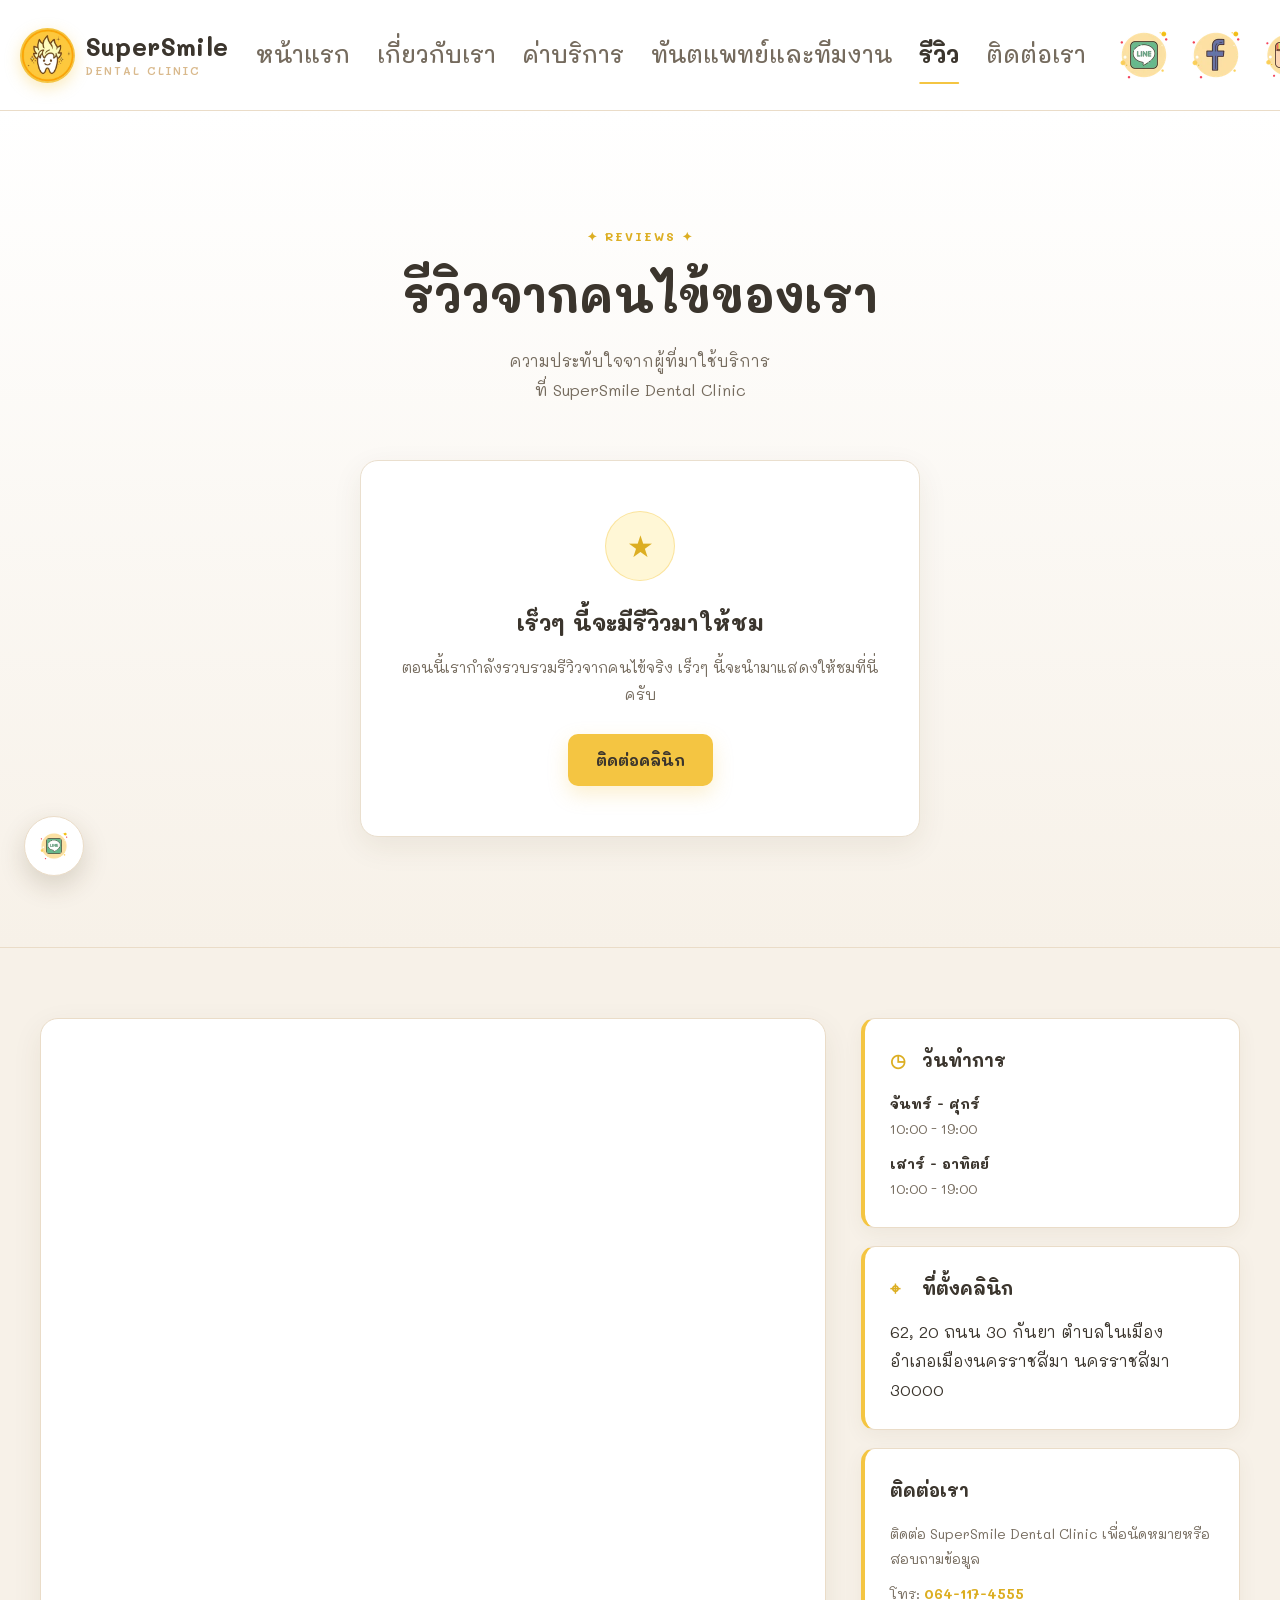
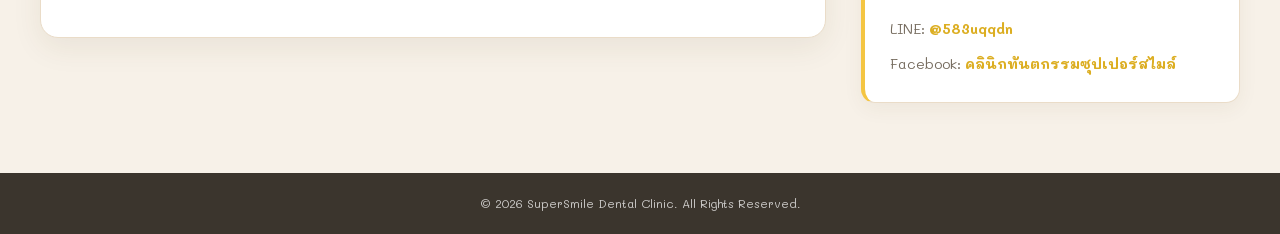
<file: pages/reviews.html>
<!DOCTYPE html>

<html lang="th">
<head>
<meta charset="utf-8"/>
<meta content="width=device-width, initial-scale=1.0" name="viewport"/>
<link href="https://fonts.googleapis.com" rel="preconnect"/>
<link crossorigin="" href="https://fonts.gstatic.com" rel="preconnect"/>
<link href="https://fonts.googleapis.com/css2?family=Itim&amp;family=Mali:ital,wght@0,400;0,600;1,400&amp;display=swap" rel="stylesheet"/>
<link href="../style.css" rel="stylesheet"/>
<title>รีวิวจากผู้ใช้บริการ | SuperSmile Dental Clinic</title><meta content="รีวิวและความประทับใจจากผู้ใช้บริการ SuperSmile Dental Clinic นครราชสีมา พร้อมช่องทางติดต่อและนัดหมาย" name="description"/><meta content="index, follow, max-image-preview:large" name="robots"/><meta content="#f4c542" name="theme-color"/><meta content="th_TH" property="og:locale"/><meta content="website" property="og:type"/><meta content="SuperSmile Dental Clinic" property="og:site_name"/><meta content="รีวิวจากผู้ใช้บริการ | SuperSmile Dental Clinic" property="og:title"/><meta content="รีวิวและความประทับใจจากผู้ใช้บริการ SuperSmile Dental Clinic นครราชสีมา พร้อมช่องทางติดต่อและนัดหมาย" property="og:description"/><link href="../images/favicon.ico" rel="icon" type="image/x-icon"/><link href="../images/favicon-32x32.png" rel="icon" sizes="32x32" type="image/png"/><link href="../images/favicon-16x16.png" rel="icon" sizes="16x16" type="image/png"/><link href="../images/apple-touch-icon.png" rel="apple-touch-icon" sizes="180x180"/><link href="../images/site.webmanifest" rel="manifest"/><script type="application/ld+json">{"@context": "https://schema.org", "@type": "Dentist", "name": "SuperSmile Dental Clinic", "telephone": "+66-64-117-4555", "address": {"@type": "PostalAddress", "streetAddress": "62, 20 ถนน 30 กันยา", "addressLocality": "เมืองนครราชสีมา", "addressRegion": "นครราชสีมา", "postalCode": "30000", "addressCountry": "TH"}, "openingHoursSpecification": [{"@type": "OpeningHoursSpecification", "dayOfWeek": ["Monday", "Tuesday", "Wednesday", "Thursday", "Friday", "Saturday", "Sunday"], "opens": "10:00", "closes": "19:00"}], "sameAs": ["https://www.facebook.com/profile.php?id=61593300955137", "https://www.instagram.com/supersmiledentalclinic?stkn=MWQ2YXppOHN3ZjZheA%3D%3D", "https://www.tiktok.com/@supersmiledentalcli?_r=1"]}</script></head>
<body data-base="../" data-page="reviews"><a class="skip-link" href="#main-content">ข้ามไปเนื้อหาหลัก</a>
<header class="site-header">
<div class="header-container">
<a aria-label="SuperSmile Dental Clinic หน้าแรก" class="logo" href="../index.html">
<span class="logo-icon">
<img alt="" decoding="async" height="180" src="../images/LogoSuperSmile.webp" width="180"/>
</span>
<span class="logo-text"><strong>SuperSmile</strong><small>Dental Clinic</small></span>
</a>
<button aria-controls="navMenu" aria-expanded="false" aria-label="เปิดเมนู" class="menu-toggle" type="button">
<span aria-hidden="true">☰</span>
</button>
<nav aria-label="เมนูหลัก" class="main-nav" id="navMenu">
<a data-nav="home" href="../index.html">หน้าแรก</a>
<a data-nav="about" href="../index.html#about">เกี่ยวกับเรา</a>
<a data-nav="services" href="../pages/services.html">ค่าบริการ</a>
<a data-nav="dentists" href="../pages/dentists.html">ทันตแพทย์และทีมงาน</a>
<a data-nav="reviews" href="../pages/reviews.html">รีวิว</a>
<a data-nav="contact" href="../index.html#contact">ติดต่อเรา</a>
</nav>
<div aria-label="ช่องทางโซเชียล" class="Logoicon">
<a aria-label="LINE SuperSmile" href="https://line.me/R/ti/p/@583uqqdn?oat__id=7100175" rel="noopener noreferrer" target="_blank">
<img alt="LINE" decoding="async" height="120" loading="lazy" src="../images/LogoLine.webp" width="120"/>
</a>
<a aria-label="Facebook SuperSmile" href="https://www.facebook.com/profile.php?id=61593300955137" rel="noopener noreferrer" target="_blank">
<img alt="Facebook" decoding="async" height="120" loading="lazy" src="../images/LogoFacebook.webp" width="120"/>
</a>
<a aria-label="Instagram SuperSmile" href="https://www.instagram.com/supersmiledentalclinic?stkn=MWQ2YXppOHN3ZjZheA%3D%3D" rel="noopener noreferrer" target="_blank">
<img src="../images/LogoIG.webp" width="120" height="120" alt="Instagram" loading="lazy" decoding="async">
</a>
<a aria-label="TikTok SuperSmile" href="https://www.tiktok.com/@supersmiledentalcli?_r=1" rel="noopener noreferrer" target="_blank">
<img src="../images/LogoTiktok.webp" width="120" height="120" alt="TikTok" loading="lazy" decoding="async">
</a>
</div>
</div>
</header>
<main id="main-content">
<section class="reviews-section" id="reviews">
<div class="section-heading reveal">
<span>✦ REVIEWS ✦</span>
<h1>
                รีวิวจากคนไข้ของเรา
            </h1>
<p>
                ความประทับใจจากผู้ที่มาใช้บริการ<br/>
                ที่ SuperSmile Dental Clinic
            </p>
</div>
<!-- ยังไม่มีรีวิวแสดงตอนนี้ — ดีไซน์ empty state ไว้ให้ดูดีระหว่างรอ -->
<div class="reviews-empty reveal">
<div class="reviews-empty-icon">
                ★
            </div>
<h3>
                เร็วๆ นี้จะมีรีวิวมาให้ชม
            </h3>
<p>
                ตอนนี้เรากำลังรวบรวมรีวิวจากคนไข้จริง
                เร็วๆ นี้จะนำมาแสดงให้ชมที่นี่ครับ
            </p>
<a class="hero-button" href="../index.html#contact">ติดต่อคลินิก</a>
</div>
<!--
            ============================================================
            เตรียมไว้สำหรับตอนมีรีวิวจริง — วิธีใช้:
              1) ลบ <div class="reviews-empty reveal">...</div> ด้านบนออก
              2) เอาคอมเมนต์นี้ออก แล้วใส่ .review-card ตามจริง
                 (ทำซ้ำ <article class="review-card"> ได้เรื่อยๆ ตามจำนวนรีวิว)
              3) ระบุดาว, ข้อความรีวิว, ชื่อ, และบริการที่ใช้ในแต่ละใบ

            <div class="reviews-grid">

                <article class="review-card">

                    <div class="review-stars">★★★★★</div>

                    <p class="review-text">
                        "ข้อความรีวิวจากคนไข้ใส่ตรงนี้"
                    </p>

                    <div class="review-author">

                        <div class="review-avatar">ก</div>

                        <div class="review-author-info">
                            <strong>ชื่อคนไข้</strong>
                            <span>บริการ: จัดฟัน</span>
                        </div>

                    </div>

                </article>

            </div>
            ============================================================
        -->
</section>
</main>
<footer id="contact">
<div class="footer-content">
<div class="footer-container">
<div class="footer-map">
<iframe allowfullscreen="" height="100%" loading="lazy" referrerpolicy="no-referrer-when-downgrade" src="https://www.google.com/maps/embed?pb=!1m18!1m12!1m3!1d963.5046860101857!2d102.11636476962485!3d14.99166469909644!2m3!1f0!2f0!3f0!3m2!1i1024!2i768!4f13.1!3m3!1m2!1s0x81a659c04a5e5afd%3A0x8953b391ff2c3775![base64]!5e0!3m2!1sth!2sth!4v1787938387234!5m2!1sth!2sth" style="border:0" title="แผนที่ SuperSmile Dental Clinic" width="100%">
</iframe>
</div>
<div class="footer-info">
<div class="footer-box">
<h3><span aria-hidden="true" class="footer-heading-icon">◷</span> วันทำการ</h3>
<p><b>จันทร์ - ศุกร์</b><br/>10:00 - 19:00</p>
<p><b>เสาร์ - อาทิตย์</b><br/>10:00 - 19:00</p>
</div>
<div class="footer-box">
<h3><span aria-hidden="true" class="footer-heading-icon">⌖</span> ที่ตั้งคลินิก</h3>
<address>62, 20 ถนน 30 กันยา ตำบลในเมือง อำเภอเมืองนครราชสีมา นครราชสีมา 30000</address>
</div>
<div class="footer-box">
<h3>ติดต่อเรา</h3>
<p>ติดต่อ SuperSmile Dental Clinic เพื่อนัดหมายหรือสอบถามข้อมูล</p>
<p>โทร: <a href="tel:+66641174555">064-117-4555</a></p>
<p>LINE: <a href="https://line.me/R/ti/p/@583uqqdn?oat__id=7100175" rel="noopener noreferrer" target="_blank">@583uqqdn</a></p>
<p>Facebook: <a href="https://www.facebook.com/profile.php?id=61593300955137" rel="noopener noreferrer" target="_blank">คลินิกทันตกรรมซุปเปอร์สไมล์</a></p>
</div>
</div>
</div>
</div>
<p class="copyright">© 2026 SuperSmile Dental Clinic. All Rights Reserved.</p>
</footer>
<script defer="True" src="../js/script.js"></script></body>
</html>
</file>
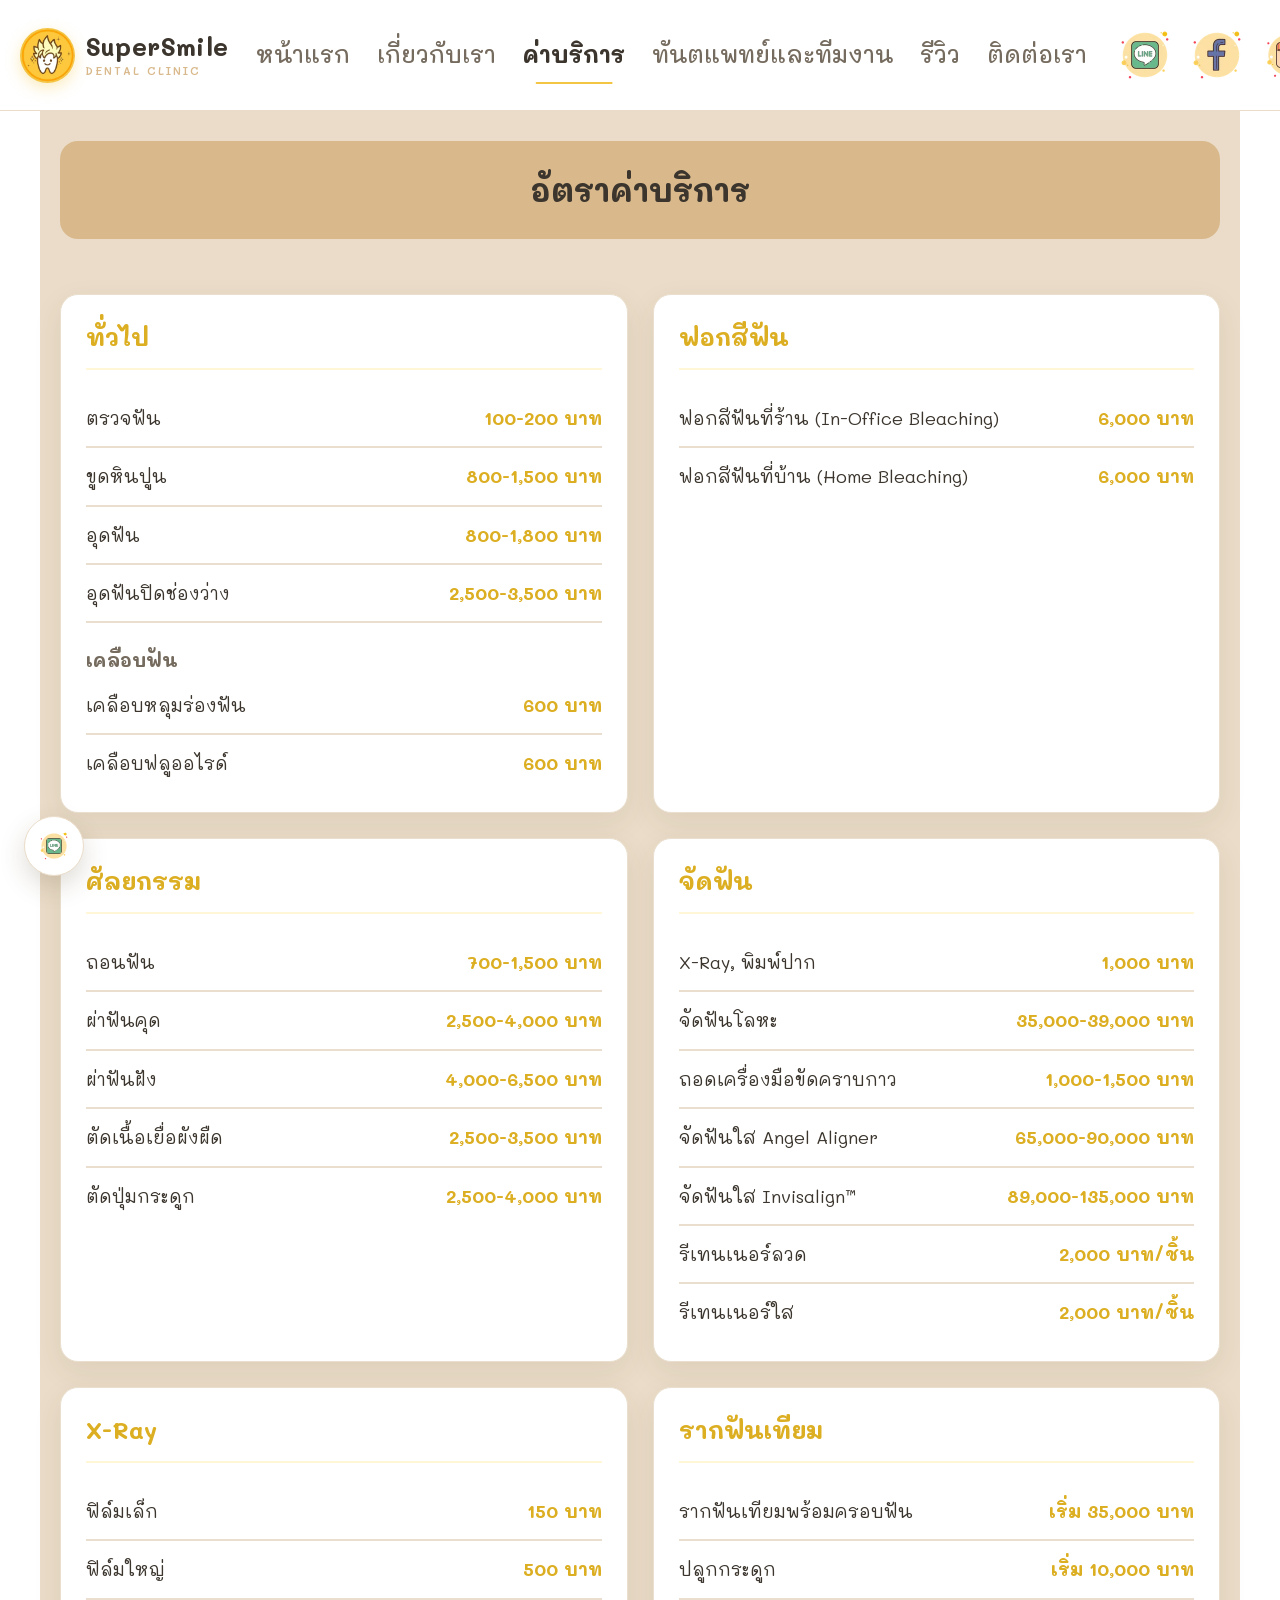
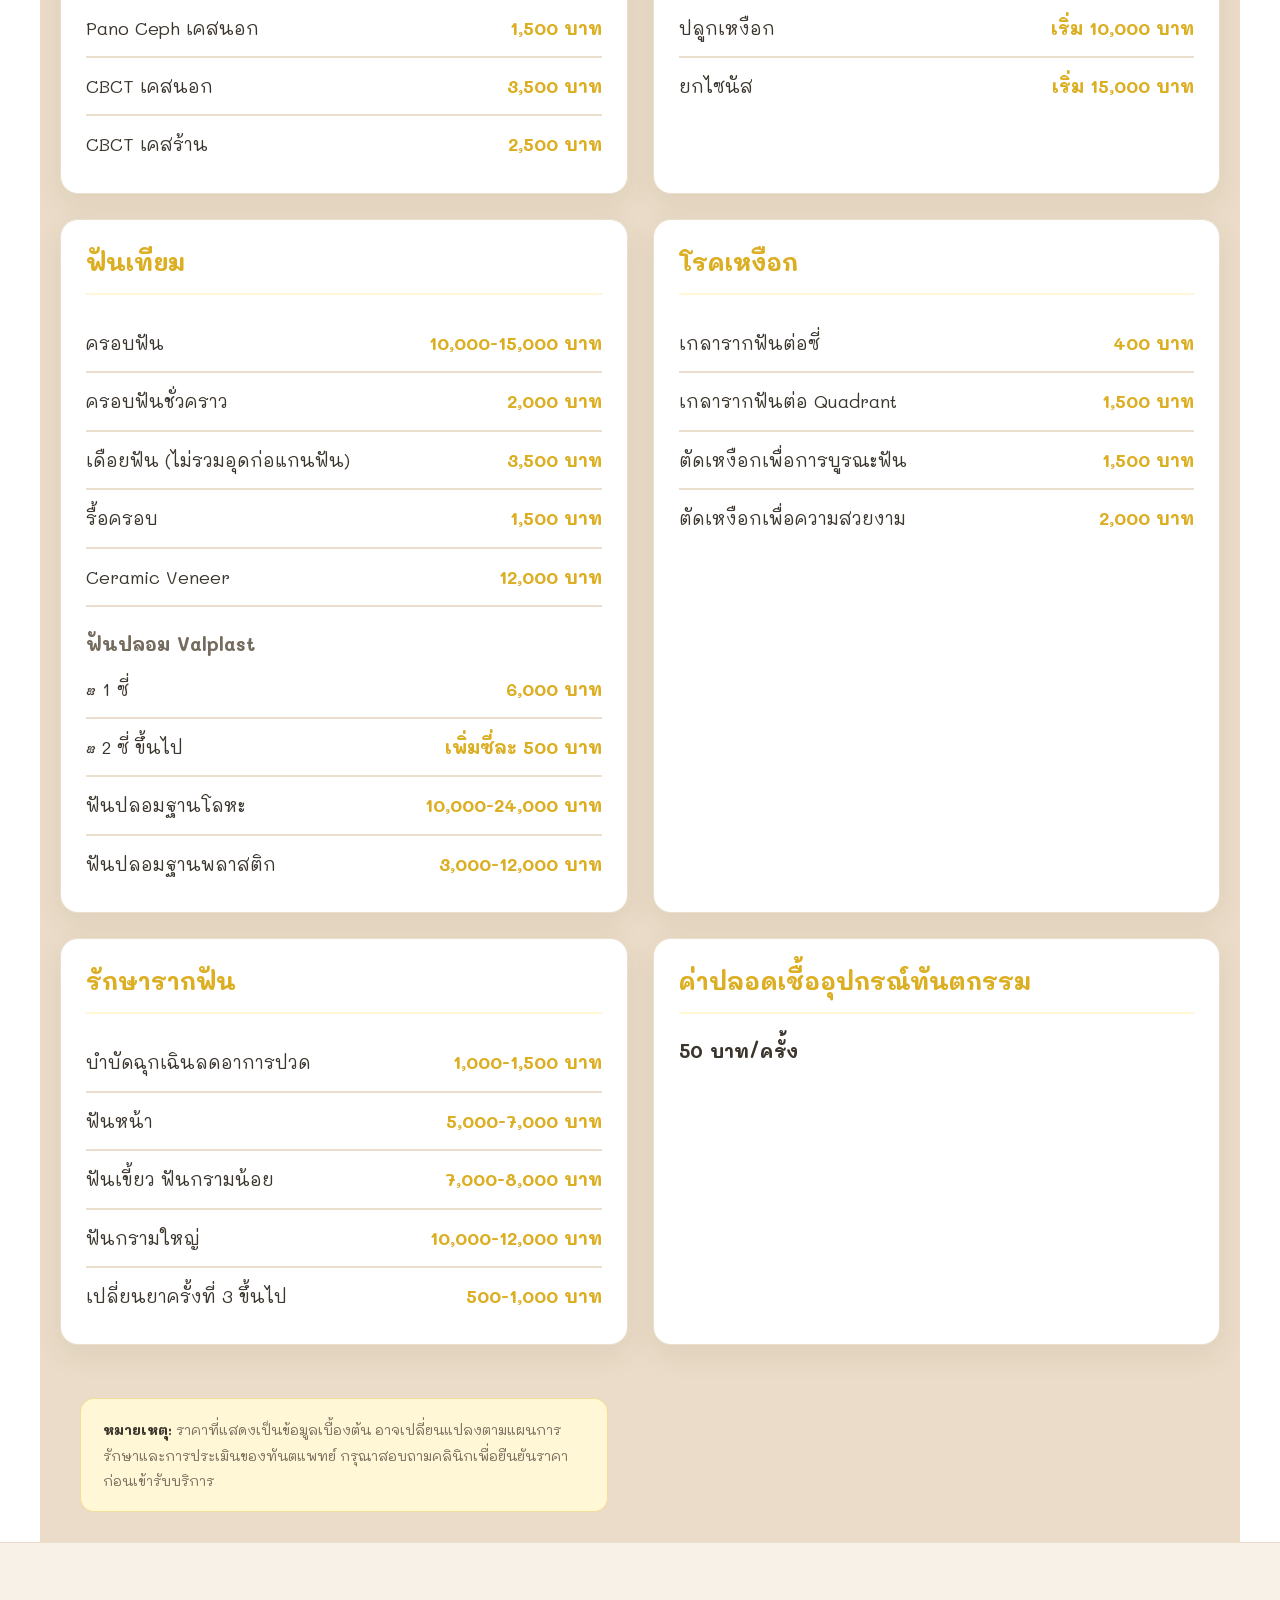
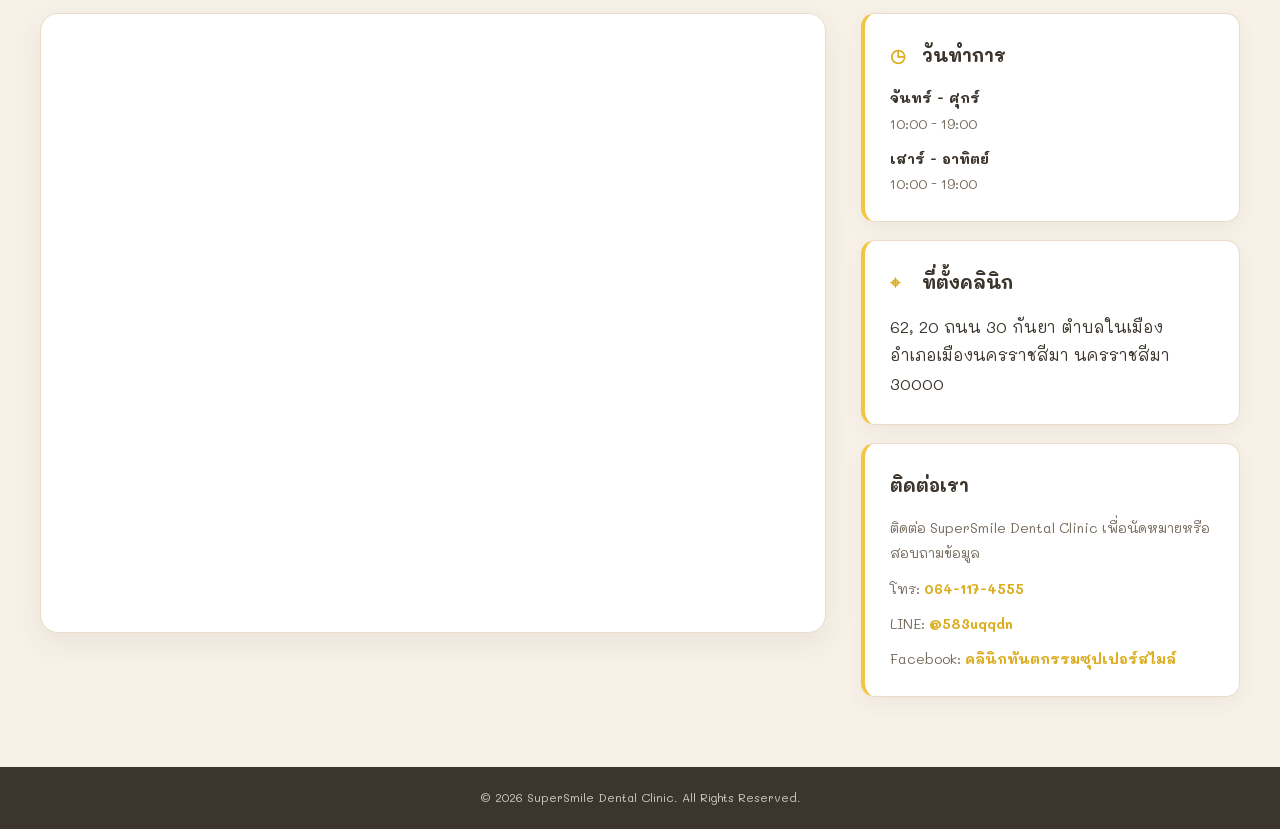
<file: pages/services.html>
<!DOCTYPE html>
<html lang="th">
<head>
<meta charset="utf-8"/>
<meta content="width=device-width, initial-scale=1.0" name="viewport"/>
<link href="https://fonts.googleapis.com" rel="preconnect"/>
<link crossorigin="" href="https://fonts.gstatic.com" rel="preconnect"/>
<link href="https://fonts.googleapis.com/css2?family=Itim&amp;family=Mali:ital,wght@0,400;0,600;1,400&amp;display=swap" rel="stylesheet"/>
<link href="../style.css" rel="stylesheet"/>
<title>อัตราค่าบริการทันตกรรม | SuperSmile Dental Clinic</title><meta content="ดูอัตราค่าบริการทันตกรรมของ SuperSmile Dental Clinic นครราชสีมา เช่น ตรวจฟัน ขูดหินปูน อุดฟัน จัดฟัน ฟอกสีฟัน ถอนฟัน รักษารากฟัน และรากฟันเทียม" name="description"/><meta content="index, follow, max-image-preview:large" name="robots"/><meta content="#f4c542" name="theme-color"/><meta content="th_TH" property="og:locale"/><meta content="website" property="og:type"/><meta content="SuperSmile Dental Clinic" property="og:site_name"/><meta content="อัตราค่าบริการทันตกรรม | SuperSmile Dental Clinic" property="og:title"/><meta content="ดูอัตราค่าบริการทันตกรรมของ SuperSmile Dental Clinic นครราชสีมา เช่น ตรวจฟัน ขูดหินปูน อุดฟัน จัดฟัน ฟอกสีฟัน ถอนฟัน รักษารากฟัน และรากฟันเทียม" property="og:description"/><link href="../images/favicon.ico" rel="icon" type="image/x-icon"/><link href="../images/favicon-32x32.png" rel="icon" sizes="32x32" type="image/png"/><link href="../images/favicon-16x16.png" rel="icon" sizes="16x16" type="image/png"/><link href="../images/apple-touch-icon.png" rel="apple-touch-icon" sizes="180x180"/><link href="../images/site.webmanifest" rel="manifest"/><script type="application/ld+json">{"@context": "https://schema.org", "@type": "Dentist", "name": "SuperSmile Dental Clinic", "telephone": "+66-64-117-4555", "address": {"@type": "PostalAddress", "streetAddress": "62, 20 ถนน 30 กันยา", "addressLocality": "เมืองนครราชสีมา", "addressRegion": "นครราชสีมา", "postalCode": "30000", "addressCountry": "TH"}, "openingHoursSpecification": [{"@type": "OpeningHoursSpecification", "dayOfWeek": ["Monday", "Tuesday", "Wednesday", "Thursday", "Friday", "Saturday", "Sunday"], "opens": "10:00", "closes": "19:00"}], "sameAs": ["https://www.facebook.com/profile.php?id=61593300955137", "https://www.instagram.com/supersmiledentalclinic?stkn=MWQ2YXppOHN3ZjZheA%3D%3D", "https://www.tiktok.com/@supersmiledentalcli?_r=1"]}</script></head>
<body data-base="../" data-page="services"><a class="skip-link" href="#main-content">ข้ามไปเนื้อหาหลัก</a>
<header class="site-header">
<div class="header-container">
<a aria-label="SuperSmile Dental Clinic หน้าแรก" class="logo" href="../index.html">
<span class="logo-icon">
<img alt="" decoding="async" height="180" src="../images/LogoSuperSmile.webp" width="180"/>
</span>
<span class="logo-text"><strong>SuperSmile</strong><small>Dental Clinic</small></span>
</a>
<button aria-controls="navMenu" aria-expanded="false" aria-label="เปิดเมนู" class="menu-toggle" type="button">
<span aria-hidden="true">☰</span>
</button>
<nav aria-label="เมนูหลัก" class="main-nav" id="navMenu">
<a data-nav="home" href="../index.html">หน้าแรก</a>
<a data-nav="about" href="../index.html#about">เกี่ยวกับเรา</a>
<a data-nav="services" href="../pages/services.html">ค่าบริการ</a>
<a data-nav="dentists" href="../pages/dentists.html">ทันตแพทย์และทีมงาน</a>
<a data-nav="reviews" href="../pages/reviews.html">รีวิว</a>
<a data-nav="contact" href="../index.html#contact">ติดต่อเรา</a>
</nav>
<div aria-label="ช่องทางโซเชียล" class="Logoicon">
<a aria-label="LINE SuperSmile" href="https://line.me/R/ti/p/@583uqqdn?oat__id=7100175" rel="noopener noreferrer" target="_blank">
<img alt="LINE" decoding="async" height="120" loading="lazy" src="../images/LogoLine.webp" width="120"/>
</a>
<a aria-label="Facebook SuperSmile" href="https://www.facebook.com/profile.php?id=61593300955137" rel="noopener noreferrer" target="_blank">
<img alt="Facebook" decoding="async" height="120" loading="lazy" src="../images/LogoFacebook.webp" width="120"/>
</a>
<a aria-label="Instagram SuperSmile" href="https://www.instagram.com/supersmiledentalclinic?stkn=MWQ2YXppOHN3ZjZheA%3D%3D" rel="noopener noreferrer" target="_blank">
<img src="../images/LogoIG.webp" width="120" height="120" alt="Instagram" loading="lazy" decoding="async">
</a>
<a aria-label="TikTok SuperSmile" href="https://www.tiktok.com/@supersmiledentalcli?_r=1" rel="noopener noreferrer" target="_blank">
<img src="../images/LogoTiktok.webp" width="120" height="120" alt="TikTok" loading="lazy" decoding="async">
</a>
</div>
</div>
</header>
<main class="main-services" id="main-content">
<h1 class="price-list">อัตราค่าบริการ</h1>
<div class="boxprice">
<h2 class="top-price">ทั่วไป</h2>
<div class="price-item">
<span>ตรวจฟัน</span>
<span class="price">100-200 บาท</span>
</div>
<div class="price-item">
<span>ขูดหินปูน</span>
<span class="price">800-1,500 บาท</span>
</div>
<div class="price-item">
<span>อุดฟัน</span>
<span class="price">800-1,800 บาท</span>
</div>
<div class="price-item">
<span>อุดฟันปิดช่องว่าง</span>
<span class="price">2,500-3,500 บาท</span>
</div>
<h3 class="lowtop">เคลือบฟัน</h3>
<div class="price-item">
<span>เคลือบหลุมร่องฟัน</span>
<span class="price">600 บาท</span>
</div>
<div class="price-item">
<span>เคลือบฟลูออไรด์</span>
<span class="price">600 บาท</span>
</div>
</div>
<div class="boxprice">
<h2 class="top-price">ฟอกสีฟัน</h2>
<div class="price-item">
<span>ฟอกสีฟันที่ร้าน (In-Office Bleaching)</span>
<span class="price">6,000 บาท</span>
</div>
<div class="price-item">
<span>ฟอกสีฟันที่บ้าน (Home Bleaching)</span>
<span class="price">6,000 บาท</span>
</div>
</div>
<div class="boxprice">
<h2 class="top-price">ศัลยกรรม</h2>
<div class="price-item">
<span>ถอนฟัน</span>
<span class="price">700-1,500 บาท</span>
</div>
<div class="price-item">
<span>ผ่าฟันคุด</span>
<span class="price">2,500-4,000 บาท</span>
</div>
<div class="price-item">
<span>ผ่าฟันฝัง</span>
<span class="price">4,000-6,500 บาท</span>
</div>
<div class="price-item">
<span>ตัดเนื้อเยื่อผังผืด</span>
<span class="price">2,500-3,500 บาท</span>
</div>
<div class="price-item">
<span>ตัดปุ่มกระดูก</span>
<span class="price">2,500-4,000 บาท</span>
</div>
</div>
<div class="boxprice">
<h2 class="top-price">จัดฟัน</h2>
<div class="price-item">
<span>X-Ray, พิมพ์ปาก</span>
<span class="price">1,000 บาท</span>
</div>
<div class="price-item">
<span>จัดฟันโลหะ</span>
<span class="price">35,000-39,000 บาท</span>
</div>
<div class="price-item">
<span>ถอดเครื่องมือขัดคราบกาว</span>
<span class="price">1,000-1,500 บาท</span>
</div>
<div class="price-item">
<span>จัดฟันใส Angel Aligner</span>
<span class="price">65,000-90,000 บาท</span>
</div>
<div class="price-item">
<span>จัดฟันใส Invisalign™</span>
<span class="price">89,000-135,000 บาท</span>
</div>
<div class="price-item">
<span>รีเทนเนอร์ลวด</span>
<span class="price">2,000 บาท/ชิ้น</span>
</div>
<div class="price-item">
<span>รีเทนเนอร์ใส</span>
<span class="price">2,000 บาท/ชิ้น</span>
</div>
</div>
<div class="boxprice">
<h2 class="top-price">X-Ray</h2>
<div class="price-item">
<span>ฟิล์มเล็ก</span>
<span class="price">150 บาท</span>
</div>
<div class="price-item">
<span>ฟิล์มใหญ่</span>
<span class="price">500 บาท</span>
</div>
<div class="price-item">
<span>Pano Ceph เคสนอก</span>
<span class="price">1,500 บาท</span>
</div>
<div class="price-item">
<span>CBCT เคสนอก</span>
<span class="price">3,500 บาท</span>
</div>
<div class="price-item">
<span>CBCT เคสร้าน</span>
<span class="price">2,500 บาท</span>
</div>
</div>
<div class="boxprice">
<h2 class="top-price">รากฟันเทียม</h2>
<div class="price-item">
<span>รากฟันเทียมพร้อมครอบฟัน</span>
<span class="price">เริ่ม 35,000 บาท</span>
</div>
<div class="price-item">
<span>ปลูกกระดูก</span>
<span class="price">เริ่ม 10,000 บาท</span>
</div>
<div class="price-item">
<span>ปลูกเหงือก</span>
<span class="price">เริ่ม 10,000 บาท</span>
</div>
<div class="price-item">
<span>ยกไซนัส</span>
<span class="price">เริ่ม 15,000 บาท</span>
</div>
</div>
<div class="boxprice">
<h2 class="top-price">ฟันเทียม</h2>
<div class="price-item">
<span>ครอบฟัน</span>
<span class="price">10,000-15,000 บาท</span>
</div>
<div class="price-item">
<span>ครอบฟันชั่วคราว</span>
<span class="price">2,000 บาท</span>
</div>
<div class="price-item">
<span>เดือยฟัน (ไม่รวมอุดก่อแกนฟัน)</span>
<span class="price">3,500 บาท</span>
</div>
<div class="price-item">
<span>รื้อครอบ</span>
<span class="price">1,500 บาท</span>
</div>
<div class="price-item">
<span>Ceramic Veneer</span>
<span class="price">12,000 บาท</span>
</div>
<h3 class="lowtop">ฟันปลอม Valplast</h3>
<div class="price-item">
<span>• 1 ซี่</span>
<span class="price">6,000 บาท</span>
</div>
<div class="price-item">
<span>• 2 ซี่ ขึ้นไป</span>
<span class="price">เพิ่มซี่ละ 500 บาท</span>
</div>
<div class="price-item">
<span>ฟันปลอมฐานโลหะ</span>
<span class="price">10,000-24,000 บาท</span>
</div>
<div class="price-item">
<span>ฟันปลอมฐานพลาสติก</span>
<span class="price">3,000-12,000 บาท</span>
</div>
</div>
<div class="boxprice">
<h2 class="top-price">โรคเหงือก</h2>
<div class="price-item">
<span>เกลารากฟันต่อซี่</span>
<span class="price">400 บาท</span>
</div>
<div class="price-item">
<span>เกลารากฟันต่อ Quadrant</span>
<span class="price">1,500 บาท</span>
</div>
<div class="price-item">
<span>ตัดเหงือกเพื่อการบูรณะฟัน</span>
<span class="price">1,500 บาท</span>
</div>
<div class="price-item">
<span>ตัดเหงือกเพื่อความสวยงาม</span>
<span class="price">2,000 บาท</span>
</div>
</div>
<div class="boxprice">
<h2 class="top-price">รักษารากฟัน</h2>
<div class="price-item">
<span>บำบัดฉุกเฉินลดอาการปวด</span>
<span class="price">1,000-1,500 บาท</span>
</div>
<div class="price-item">
<span>ฟันหน้า</span>
<span class="price">5,000-7,000 บาท</span>
</div>
<div class="price-item">
<span>ฟันเขี้ยว ฟันกรามน้อย</span>
<span class="price">7,000-8,000 บาท</span>
</div>
<div class="price-item">
<span>ฟันกรามใหญ่</span>
<span class="price">10,000-12,000 บาท</span>
</div>
<div class="price-item">
<span>เปลี่ยนยาครั้งที่ 3 ขึ้นไป</span>
<span class="price">500-1,000 บาท</span>
</div>
</div>
<div class="boxprice">
<h2 class="top-price">ค่าปลอดเชื้ออุปกรณ์ทันตกรรม</h2>
<h3>50 บาท/ครั้ง</h3>
</div>
<aside aria-label="หมายเหตุเรื่องค่าบริการ" class="price-notice"><strong>หมายเหตุ:</strong> ราคาที่แสดงเป็นข้อมูลเบื้องต้น อาจเปลี่ยนแปลงตามแผนการรักษาและการประเมินของทันตแพทย์ กรุณาสอบถามคลินิกเพื่อยืนยันราคาก่อนเข้ารับบริการ</aside></main>
<footer id="contact">
<div class="footer-content">
<div class="footer-container">
<div class="footer-map">
<iframe allowfullscreen="" height="100%" loading="lazy" referrerpolicy="no-referrer-when-downgrade" src="https://www.google.com/maps/embed?pb=!1m18!1m12!1m3!1d963.5046860101857!2d102.11636476962485!3d14.99166469909644!2m3!1f0!2f0!3f0!3m2!1i1024!2i768!4f13.1!3m3!1m2!1s0x81a659c04a5e5afd%3A0x8953b391ff2c3775![base64]!5e0!3m2!1sth!2sth!4v1787938387234!5m2!1sth!2sth" style="border:0" title="แผนที่ SuperSmile Dental Clinic" width="100%">
</iframe>
</div>
<div class="footer-info">
<div class="footer-box">
<h3><span aria-hidden="true" class="footer-heading-icon">◷</span> วันทำการ</h3>
<p><b>จันทร์ - ศุกร์</b><br/>10:00 - 19:00</p>
<p><b>เสาร์ - อาทิตย์</b><br/>10:00 - 19:00</p>
</div>
<div class="footer-box">
<h3><span aria-hidden="true" class="footer-heading-icon">⌖</span> ที่ตั้งคลินิก</h3>
<address>62, 20 ถนน 30 กันยา ตำบลในเมือง อำเภอเมืองนครราชสีมา นครราชสีมา 30000</address>
</div>
<div class="footer-box">
<h3>ติดต่อเรา</h3>
<p>ติดต่อ SuperSmile Dental Clinic เพื่อนัดหมายหรือสอบถามข้อมูล</p>
<p>โทร: <a href="tel:+66641174555">064-117-4555</a></p>
<p>LINE: <a href="https://line.me/R/ti/p/@583uqqdn?oat__id=7100175" rel="noopener noreferrer" target="_blank">@583uqqdn</a></p>
<p>Facebook: <a href="https://www.facebook.com/profile.php?id=61593300955137" rel="noopener noreferrer" target="_blank">คลินิกทันตกรรมซุปเปอร์สไมล์</a></p>
</div>
</div>
</div>
</div>
<p class="copyright">© 2026 SuperSmile Dental Clinic. All Rights Reserved.</p>
</footer>
<script defer="True" src="../js/script.js"></script></body></html>
</file>
<file: style.css>
/* =========================================================
   SuperSmile Dental Clinic
   Theme: White / Light Wood / Yellow
   ========================================================= */

/* =========================================================
   VARIABLES
   ========================================================= */

:root {
    --white: #ffffff;

    --yellow: #f4c542;
    --yellow-dark: #dcae22;
    --yellow-light: #fff7d6;

    --wood: #d9b98c;
    --wood-light: #eadcc8;
    --wood-pale: #f7f1e8;

    --text: #3b352d;
    --text-light: #756b5e;

    --border: #eadfce;

    --shadow: 0 10px 30px rgba(80, 60, 30, 0.08);

    --container: 1200px;
    --radius: 18px;
}


/* =========================================================
   RESET
   ========================================================= */

* {
    margin: 0;
    padding: 0;
    box-sizing: border-box;
}

html {
    scroll-behavior: smooth;
}

body {
    font-family: "Mali", cursive, sans-serif;
    background: var(--white);
    color: var(--text);
    line-height: 1.8;
}

img {
    display: block;
    max-width: 100%;
}

a {
    color: inherit;
    text-decoration: none;
}

button,
a {
    -webkit-tap-highlight-color: transparent;
}


/* =========================================================
   GLOBAL CONTAINER
   ========================================================= */

.header-container,
.footer-container,
main > section > .section-heading,
.services-grid {
    width: min(1200px, calc(100% - 40px));
    margin-left: auto;
    margin-right: auto;
}


/* =========================================================
   HEADER
   ========================================================= */

.site-header {
    position: sticky;
    top: 0;
    z-index: 1000;

    width: 100%;

    background: rgba(255, 255, 255, 0.96);

    border-bottom: 1px solid var(--wood-light);

    backdrop-filter: blur(12px);
    -webkit-backdrop-filter: blur(12px);
}


/* =========================================================
   HEADER CONTAINER
   ========================================================= */

.header-container {
    width: min(1380px, calc(100% - 40px));

    min-height: 110px;

    margin-left: auto;
    margin-right: auto;

    display: flex;
    align-items: center;
    justify-content: space-between;

    gap: 15px;
}


/* =========================================================
   LOGO
   ========================================================= */

.logo {
    display: inline-flex;
    align-items: center;

    gap: 10px;

    flex-shrink: 0;
}

.logo-icon {
    width: 55px;
    height: 55px;

    display: flex;
    align-items: center;
    justify-content: center;

    background: var(--yellow);

    color: var(--white);

    border-radius: 50%;

    font-size: 24px;

    box-shadow: 0 5px 15px rgba(244, 197, 66, 0.35);

    overflow: hidden;
}

.logo-icon img {
    width: 100%;
    height: 100%;

    object-fit: contain;
}

.logo-text {
    display: flex;
    flex-direction: column;

    line-height: 1.1;
}

.logo-text strong {
    color: var(--text);

    font-size: 25px;
    font-weight: 800;

    letter-spacing: 0.2px;
}

.logo-text small {
    margin-top: 4px;

    color: var(--wood);

    font-size: 11px;
    font-weight: 600;

    letter-spacing: 2px;

    text-transform: uppercase;
}


/* =========================================================
   HAMBURGER BUTTON
   ========================================================= */

.menu-toggle {
    display: none;

    align-items: center;
    justify-content: center;

    width: 45px;
    height: 45px;

    margin-left: auto;
    padding: 0;

    background: transparent;

    border: none;

    color: var(--text);

    font-size: 30px;
    line-height: 1;

    cursor: pointer;

    flex-shrink: 0;
}

.menu-toggle:hover {
    color: var(--yellow-dark);
}


/* =========================================================
   NAVIGATION
   ========================================================= */

.main-nav {
    display: flex;
    align-items: center;

    gap: 1px;

    flex-shrink: 1;
}

.main-nav a {
    position: relative;

    padding: 10px 13px;

    color: var(--text-light);

    font-size: 23px;
    font-weight: 500;

    white-space: nowrap;

    transition:
        color 0.25s ease,
        background 0.25s ease;
}

.main-nav a::after {
    content: "";

    position: absolute;

    left: 50%;
    bottom: 2px;

    width: 0;
    height: 2px;

    background: var(--yellow);

    border-radius: 10px;

    transform: translateX(-50%);

    transition: width 0.25s ease;
}

/* เอาเมาส์ชี้ → แสดงขีด */
.main-nav a:hover::after {
    width: 60%;
}

/* เอาเมาส์ชี้ → เปลี่ยนสี */
.main-nav a:hover {
    color: var(--text);
}

/* active ไม่มีผลกับขีด */
.main-nav a.active {
    color: var(--text-light);
}

/* =========================================================
   SOCIAL MEDIA ICONS
   ========================================================= */

.Logoicon {
    display: flex;
    align-items: center;

    gap: 12px;

    flex-shrink: 0;
}

.Logoicon a {
    width: 60px;
    height: 60px;

    display: inline-flex;
    align-items: center;
    justify-content: center;

    transition:
        transform 0.25s ease,
        opacity 0.25s ease;
}

.Logoicon img {
    width: 100%;
    height: 100%;

    object-fit: contain;
}

.Logoicon a:hover {
    transform: translateY(-2px);
    opacity: 0.85;
}



/* =========================================================
   HERO SLIDER
   ========================================================= */

.hero-slider {
    width: 100%;

    background: var(--wood-pale);
}

.carousel {
    width: 100%;
}

.carousel-cell {
    position: relative;

    width: 100%;

    height: min(680px, calc(100vh - 110px));

    min-height: 520px;

    overflow: hidden;
}

.carousel-cell > img {
    width: 100%;
    height: 100%;

    object-fit: cover;
}

.carousel-cell::after {
    content: "";

    position: absolute;

    inset: 0;

    background:
        linear-gradient(
            90deg,
            rgba(30, 25, 18, 0.65) 0%,
            rgba(30, 25, 18, 0.30) 45%,
            rgba(30, 25, 18, 0.05) 100%
        );

    pointer-events: none;
}


/* =========================================================
   HERO CONTENT
   ========================================================= */

.hero-content {
    position: absolute;

    z-index: 2;

    top: 50%;

    left: max(40px, calc((100% - 1200px) / 2));

    width: min(570px, calc(100% - 80px));

    transform: translateY(-50%);

    color: var(--white);
}

.hero-badge {
    display: inline-block;

    margin-bottom: 18px;

    padding: 7px 15px;

    background: var(--yellow);

    color: var(--text);

    border-radius: 30px;

    font-size: 11px;
    font-weight: 800;

    letter-spacing: 1.5px;
}

.hero-content h1 {
    margin-bottom: 28px;

    color: var(--white);

    font-size: clamp(38px, 4vw, 58px);

    line-height: 1.5;

    font-weight: 800;
}

.hero-content p {
    max-width: 500px;

    margin-bottom: 30px;

    color: rgba(255, 255, 255, 0.9);

    font-size: 17px;
}


/* =========================================================
   HERO BUTTON
   ========================================================= */

.hero-button {
    display: inline-flex;
    align-items: center;
    justify-content: center;

    min-height: 52px;

    padding: 12px 28px;

    background: var(--yellow);

    color: var(--text);

    border-radius: 10px;

    font-size: 15px;
    font-weight: 700;

    box-shadow: 0 8px 20px rgba(244, 197, 66, 0.25);

    transition:
        background 0.25s ease,
        transform 0.25s ease,
        box-shadow 0.25s ease;
}

.hero-button:hover {
    background: var(--yellow-dark);

    transform: translateY(-2px);

    box-shadow: 0 12px 25px rgba(220, 174, 34, 0.30);
}


/* =========================================================
   FLICKITY DOTS
   ========================================================= */

.flickity-page-dots {
    bottom: 20px !important;
}

.flickity-page-dots .dot {
    background: var(--white);

    opacity: 0.45;
}

.flickity-page-dots .dot.is-selected {
    background: var(--yellow);

    opacity: 1;
}

.mobile-slider {
    display: none;
}


/* =========================================================
   GENERAL SECTION
   ========================================================= */

.about-section,
.services-section {
    padding: 110px 0;
}

.section-heading {
    text-align: center;
}

.section-heading > span {
    display: inline-block;

    margin-bottom: 12px;

    color: var(--yellow-dark);

    font-size: 12px;
    font-weight: 800;

    letter-spacing: 2px;
}

.section-heading h2 {
    max-width: 760px;

    margin: 0 auto 18px;

    color: var(--text);

    font-size: clamp(28px, 4vw, 42px);

    line-height: 1.45;

    font-weight: 800;
}

.section-heading p {
    max-width: 680px;

    margin: 0 auto;

    color: var(--text-light);

    font-size: 16px;
}


/* =========================================================
   ABOUT
   ========================================================= */

.about-section {
    position: relative;

    background:
        linear-gradient(
            180deg,
            var(--white),
            var(--wood-pale)
        );
}

.about-section::before {
    content: "";

    position: absolute;

    top: 0;
    left: 50%;

    width: 80px;
    height: 4px;

    background: var(--yellow);

    border-radius: 10px;

    transform: translateX(-50%);
}


/* =========================================================
   SERVICES
   ========================================================= */

.services-section {
    background: var(--white);
}

.services-grid {
    margin-top: 55px;

    display: grid;

    grid-template-columns: repeat(4, 1fr);

    gap: 22px;
}


/* =========================================================
   SERVICE CARD
   ========================================================= */

.service-card {
    position: relative;

    padding: 35px 25px;

    background: var(--white);

    border: 1px solid var(--border);

    border-radius: var(--radius);

    text-align: center;

    box-shadow: var(--shadow);

    transition:
        transform 0.3s ease,
        border-color 0.3s ease,
        box-shadow 0.3s ease;
}

.service-card:hover {
    transform: translateY(-8px);

    border-color: var(--wood);

    box-shadow:
        0 18px 40px rgba(80, 60, 30, 0.12);
}

.service-icon {
    width: 62px;
    height: 62px;

    margin: 0 auto 20px;

    display: flex;
    align-items: center;
    justify-content: center;

    background: var(--yellow-light);

    color: var(--yellow-dark);

    border: 1px solid rgba(244, 197, 66, 0.4);

    border-radius: 50%;

    font-size: 25px;
    font-weight: 700;
}

.service-card h3 {
    margin-bottom: 12px;

    color: var(--text);

    font-size: 20px;
    font-weight: 800;
}

.service-card p {
    min-height: 85px;

    margin-bottom: 18px;

    color: var(--text-light);

    font-size: 14px;

    line-height: 1.8;
}

.service-card a {
    color: var(--yellow-dark);

    font-size: 14px;
    font-weight: 700;

    transition: color 0.25s ease;
}

.service-card a:hover {
    color: var(--text);
}


/* =========================================================
   FOOTER
   ========================================================= */

footer {
    background: var(--wood-pale);

    border-top: 1px solid var(--wood-light);
}

.footer-content {
    padding: 70px 0;
}

.footer-container {
    display: grid;

    grid-template-columns:
        minmax(0, 1.35fr)
        minmax(330px, 0.65fr);

    gap: 35px;

    align-items: stretch;
}


/* =========================================================
   GOOGLE MAP
   ========================================================= */

.footer-map {
    width: 100%;
    height: 620px;

    overflow: hidden;

    background: var(--white);

    border: 1px solid var(--wood-light);

    border-radius: var(--radius);

    box-shadow: var(--shadow);
}

.footer-map iframe {
    display: block;

    width: 100%;
    height: 100%;

    border: 0;
}


/* =========================================================
   FOOTER INFO
   ========================================================= */

.footer-info {
    display: flex;
    flex-direction: column;

    gap: 18px;
}

.footer-box {
    padding: 25px;

    background: var(--white);

    border: 1px solid var(--wood-light);

    border-left: 4px solid var(--yellow);

    border-radius: 14px;

    box-shadow:
        0 6px 20px rgba(80, 60, 30, 0.06);

    transition:
        transform 0.25s ease,
        box-shadow 0.25s ease;
}

.footer-box:hover {
    transform: translateX(-4px);

    box-shadow:
        0 10px 25px rgba(80, 60, 30, 0.10);
}

.footer-box h3 {
    display: flex;
    align-items: center;

    gap: 10px;

    margin-bottom: 14px;

    color: var(--text);

    font-size: 18px;
    font-weight: 800;
}

.footer-box h3 i {
    color: var(--yellow-dark);

    font-size: 18px;
}

.footer-box p {
    margin-bottom: 10px;

    color: var(--text-light);

    font-size: 14px;

    line-height: 1.8;
}

.footer-box p:last-child {
    margin-bottom: 0;
}

.footer-box b {
    color: var(--text);
}

.footer-box a {
    color: var(--yellow-dark);

    font-weight: 700;

    transition: color 0.25s ease;
}

.footer-box a:hover {
    color: var(--text);
}


/* =========================================================
   COPYRIGHT
   ========================================================= */

.copyright {
    padding: 20px;

    background: var(--text);

    color: rgba(255, 255, 255, 0.75);

    text-align: center;

    font-size: 12px;
}


/* =========================================================
   SERVICES PAGE
   ========================================================= */

.main-services {
    max-width: var(--container);

    margin: 0 auto;

    padding: 30px 20px;

    background-color: var(--wood-light);

    display: grid;

    grid-template-columns: repeat(2, 1fr);

    gap: 25px;
}

.price-list {
    grid-column: 1 / -1;

    margin-bottom: 30px;

    padding: 20px;

    background-color: var(--wood);

    border-radius: var(--radius);

    color: var(--text);

    text-align: center;
}

.boxprice {
    padding: 20px 25px;

    background: var(--white);

    border-radius: var(--radius);

    box-shadow: var(--shadow);

    border: 1px solid var(--border);
}

.top-price {
    margin-top: 0;
    margin-bottom: 20px;

    padding-bottom: 10px;

    color: var(--yellow-dark);

    font-size: 24px;

    border-bottom: 2px solid var(--yellow-light);
}

.price-item {
    display: flex;
    align-items: center;
    justify-content: space-between;

    gap: 20px;

    padding: 12px 0;

    border-bottom: 2px solid var(--border);

    color: var(--text);

    font-size: 18px;
}

.price-item:last-child {
    border-bottom: none;
}

.price {
    color: var(--yellow-dark);

    font-weight: bold;

    white-space: nowrap;
}

.lowtop {
    margin-top: 20px;

    color: var(--text-light);
}


/* =========================================================
   ACCESSIBILITY
   ========================================================= */

a:focus-visible,
button:focus-visible {
    outline: 3px solid rgba(244, 197, 66, 0.6);

    outline-offset: 3px;

    border-radius: 5px;
}


/* =========================================================
   REDUCED MOTION
   ========================================================= */

@media (prefers-reduced-motion: reduce) {

    html {
        scroll-behavior: auto;
    }

    *,
    *::before,
    *::after {
        transition-duration: 0.01ms !important;
        animation-duration: 0.01ms !important;
    }
}


/* =========================================================
   TABLET
   ========================================================= */

@media (max-width: 1100px) {

    .header-container {
        width: min(100% - 30px, 1000px);

        min-height: 80px;
    }

    .logo-text strong {
        font-size: 21px;
    }

    .main-nav {
        gap: 0;
    }

    .main-nav a {
        padding: 9px 8px;

        font-size: 16px;
    }

    .Logoicon {
        gap: 8px;
    }

    .Logoicon a {
        width: 35px;
        height: 35px;
    }

    .services-grid {
        grid-template-columns: repeat(2, 1fr);
    }

    .footer-container {
        grid-template-columns: 1fr 1fr;
    }

    .footer-map {
        height: 600px;
    }
}


/* =========================================================
   MOBILE
   ========================================================= */

@media (max-width: 768px) {

    /* -------------------------
       Global
       ------------------------- */

    .header-container,
    .footer-container,
    main > section > .section-heading,
    .services-grid {
        width: min(100% - 30px, 600px);
    }


    /* -------------------------
       Header
       ------------------------- */

    .site-header {
        position: relative;
    }

    .header-container {
        min-height: 70px;

        padding: 10px 0;

        flex-direction: row;

        align-items: center;
        justify-content: space-between;

        gap: 0;

        position: relative;
    }


    /* Logo */

    .logo {
        align-self: center;

        gap: 8px;
    }

    .logo-icon {
        width: 45px;
        height: 45px;
    }

    .logo-text strong {
        font-size: 20px;
    }

    .logo-text small {
        font-size: 9px;

        letter-spacing: 1.5px;
    }


    /* Hamburger */

    .menu-toggle {
        display: flex;

        align-self: center;

        margin-left: auto;

        width: 45px;
        height: 45px;

        font-size: 29px;
    }


    /* Navigation */

    .main-nav {
        display: none;

        position: absolute;

        top: 100%;
        left: 0;

        width: 100%;

        padding: 10px 0;

        background: var(--white);

        flex-direction: column;

        align-items: stretch;

        gap: 0;

        border-top: 1px solid var(--wood-light);

        box-shadow:
            0 8px 20px rgba(80, 60, 30, 0.12);

        z-index: 1000;
    }

    .main-nav.active {
        display: flex;
    }

    .main-nav a {
        width: 100%;

        padding: 13px 20px;

        text-align: center;

        font-size: 15px;
    }

    .main-nav a::after {
        bottom: 5px;
    }


    /* Social Icons */

    .Logoicon {
        display: none;
    }


    /* -------------------------
       Hero
       ------------------------- */

    .desktop-slider {
        display: none;
    }

    .mobile-slider {
        display: block;
    }

    .carousel-cell {
        height: 620px;

        min-height: 620px;
    }

    .carousel-cell::after {
        background:
            linear-gradient(
                180deg,
                rgba(30, 25, 18, 0.15) 0%,
                rgba(30, 25, 18, 0.45) 45%,
                rgba(30, 25, 18, 0.72) 100%
            );
    }

    .hero-content {
        left: 25px;
        bottom: 65px;
        top: auto;

        width: calc(100% - 50px);

        transform: none;
    }

    .hero-content h1 {
        font-size: 34px;

        line-height: 1.35;
    }

    .hero-content p {
        font-size: 14px;
    }

    .hero-button {
        width: 100%;
    }


    /* -------------------------
       Sections
       ------------------------- */

    .about-section,
    .services-section {
        padding: 75px 0;
    }

    .section-heading h2 {
        font-size: 28px;
    }

    .section-heading p {
        font-size: 14px;
    }


    /* -------------------------
       Services
       ------------------------- */

    .services-grid {
        margin-top: 40px;

        grid-template-columns: 1fr;

        gap: 16px;
    }

    .service-card {
        padding: 30px 22px;
    }

    .service-card p {
        min-height: auto;
    }


    /* -------------------------
       Footer
       ------------------------- */

    .footer-content {
        padding: 45px 0;
    }

    .footer-container {
        display: flex;

        flex-direction: column;

        gap: 20px;
    }

    .footer-map {
        width: 100%;

        height: 400px;

        order: 1;
    }

    .footer-map iframe {
        width: 100%;
        height: 100%;
    }

    .footer-info {
        order: 2;

        gap: 14px;
    }

    .footer-box {
        padding: 22px;
    }

    .copyright {
        padding: 18px 15px;

        line-height: 1.6;
    }


    /* -------------------------
       Services Page
       ------------------------- */

    .main-services {
        grid-template-columns: 1fr;

        padding: 20px 15px;
    }

    .price-list {
        grid-column: auto;
    }

    .boxprice {
        padding: 18px;
    }

    .price-item {
        font-size: 14px;

        gap: 10px;
    }

    .top-price {
        font-size: 21px;
    }
}


/* =========================================================
   SMALL MOBILE
   ========================================================= */

@media (max-width: 480px) {

    .header-container {
        width: calc(100% - 24px);

        min-height: 65px;
    }

    .logo-icon {
        width: 40px;
        height: 40px;
    }

    .logo-text strong {
        font-size: 18px;
    }

    .logo-text small {
        font-size: 8px;

        letter-spacing: 1.2px;
    }

    .menu-toggle {
        width: 40px;
        height: 40px;

        font-size: 27px;
    }


    /* Hero */

    .carousel-cell {
        height: 580px;

        min-height: 580px;
    }

    .hero-content {
        left: 20px;
        bottom: 55px;

        width: calc(100% - 40px);
    }

    .hero-content h1 {
        font-size: 30px;
    }

    .hero-content p {
        margin-bottom: 22px;

        font-size: 13px;
    }

    .hero-badge {
        font-size: 9px;
    }


    /* Sections */

    .about-section,
    .services-section {
        padding: 60px 0;
    }

    .section-heading h2 {
        font-size: 25px;
    }


    /* Footer */

    .footer-map {
        height: 350px;
    }


    /* Price */

    .price-item {
        align-items: flex-start;

        flex-direction: column;

        gap: 4px;
    }

    .price {
        font-size: 15px;
    }
}
/* =========================================================
   DENTISTS SECTION
   ========================================================= */

.dentists-section {
    padding: 100px 0;

    background:
        linear-gradient(
            180deg,
            var(--white) 0%,
            var(--wood-pale) 100%
        );
}


/* =========================================================
   DENTISTS GRID
   ========================================================= */

.dentists-grid {
    width: min(1000px, calc(100% - 40px));
    margin: 55px auto 0;
    display: grid;
    grid-template-columns: repeat(2, minmax(0, 1fr));
    gap: 30px;
    align-items: stretch;
}

/* When only one dentist is published, keep the card centered instead of
   leaving it in the first column of a two-column grid. */
.dentists-grid.single-dentist {
    width: min(480px, calc(100% - 40px));
    grid-template-columns: minmax(0, 1fr);
    justify-content: center;
}


/* =========================================================
   DENTIST CARD
   ========================================================= */

.dentist-card {
    overflow: hidden;

    background: var(--white);

    border: 1px solid var(--border);

    border-radius: var(--radius);

    box-shadow: var(--shadow);

    transition:
        transform 0.3s ease,
        box-shadow 0.3s ease,
        border-color 0.3s ease;
}

.dentist-card:hover {
    transform: translateY(-8px);

    border-color: var(--wood);

    box-shadow:
        0 20px 45px rgba(80, 60, 30, 0.14);
}


/* =========================================================
   DENTIST IMAGE
   ========================================================= */

.dentist-image {
    width: 100%;
    aspect-ratio: 4 / 5;
    overflow: hidden;
    background: var(--wood-light);
}

.dentist-image img {
    width: 100%;
    height: 100%;
    display: block;
    object-fit: cover;
    object-position: center;
}


/* =========================================================
   DENTIST INFO
   ========================================================= */

.dentist-info {
    padding: 30px;
}

.dentist-label {
    display: inline-block;

    margin-bottom: 8px;

    color: var(--yellow-dark);

    font-size: 11px;

    font-weight: 800;

    letter-spacing: 2px;
}

.dentist-info a {
    margin-bottom: 3px;

    color: var(--text);

    font-size: 28px;

    font-weight: 800;
}

.dentist-info h3 {
    margin-bottom: 3px;

    color: var(--text);

    font-size: 28px;

    font-weight: 800;
}

.dentist-real-name {
    margin: 2px 0 3px;
    color: var(--text-light);
    font-size: 15px;
    font-weight: 600;
    line-height: 1.5;
}

.dentist-position {
    color: var(--wood);

    font-size: 15px;

    font-weight: 600;
}

.dentist-line {
    width: 45px;
    height: 3px;

    margin: 15px 0;

    background: var(--yellow);

    border-radius: 10px;
}

.dentist-description {
    color: var(--text-light);

    font-size: 14px;

    line-height: 1.9;
}


/* =========================================================
   DENTISTS - TABLET
   ========================================================= */

@media (max-width: 768px) {

    .dentists-section {
        padding: 75px 0;
    }

   .dentists-grid {
        width: min(100% - 30px, 600px);

        margin-top: 40px;

        grid-template-columns: 1fr;

        gap: 25px;
    }

    .dentist-info {
        padding: 25px;
    }

    .dentist-info h3 {
        font-size: 25px;
    }
}

/* =========================================================
   DENTISTS - SMALL MOBILE
   ========================================================= */

@media (max-width: 480px) {

    .dentists-section {
        padding: 60px 0;
    }

   .dentists-grid {
        width: calc(100% - 24px);

        margin-top: 30px;
    }

    .dentist-info {
        padding: 22px;
    }

    .dentist-info h3 {
        font-size: 23px;
    }

    .dentist-description {
        font-size: 13px;
    }
}


/* =========================================================
   ✦ EFFECTS ADD-ON ✦
   ส่วนที่เพิ่มเข้ามาใหม่ทั้งหมดอยู่ด้านล่างนี้
   (ไม่แก้โค้ดเดิมด้านบนเลยแม้แต่บรรทัดเดียว)
   ========================================================= */

/* ---------------------------------------------------------
   Reveal on scroll — ใช้กับ section-heading และการ์ดต่างๆ
   JS จะเติม class "reveal" ให้การ์ดใน grid ให้อัตโนมัติ
   และ class "reveal-visible" ตอนเลื่อนมาเห็น
   --------------------------------------------------------- */
.reveal {
    opacity: 0;
    transform: translateY(28px);
    transition:
        opacity 0.7s ease-out,
        transform 0.7s ease-out;
    transition-delay: var(--reveal-delay, 0s);
}

.reveal.reveal-visible {
    opacity: 1;
    transform: translateY(0);
}

/* ---------------------------------------------------------
   Header — เงาตอน scroll ลง (นุ่มนวล ไม่แย่งซีนโลโก้)
   --------------------------------------------------------- */
.site-header.scrolled {
    box-shadow: 0 6px 22px rgba(80, 60, 30, 0.10);
}

/* ---------------------------------------------------------
   Hero content — ค่อยๆ เลื่อนเข้ามาตอนโหลดหน้าเสร็จ
   --------------------------------------------------------- */
.hero-content {
    opacity: 0;
}

.hero-content.hero-in {
    animation: heroFadeIn 0.9s ease forwards;
}

@keyframes heroFadeIn {
    from {
        opacity: 0;
        transform: translateY(-42%);
    }
    to {
        opacity: 1;
        transform: translateY(-50%);
    }
}

@media (max-width: 768px) {

    .hero-content.hero-in {
        animation: heroFadeInMobile 0.9s ease forwards;
    }

    @keyframes heroFadeInMobile {
        from {
            opacity: 0;
            transform: translateY(18px);
        }
        to {
            opacity: 1;
            transform: translateY(0);
        }
    }
}

/* ---------------------------------------------------------
   ปุ่ม Back-to-top — สร้างโดย JS อัตโนมัติ ไม่ต้องแก้ HTML
   --------------------------------------------------------- */
#back-to-top {
    position: fixed;

    right: 24px;
    bottom: 24px;

    width: 48px;
    height: 48px;

    display: flex;
    align-items: center;
    justify-content: center;

    background: var(--yellow);

    color: var(--text);

    border: none;
    border-radius: 50%;

    font-size: 20px;
    font-weight: 800;

    cursor: pointer;

    opacity: 0;
    visibility: hidden;

    transform: translateY(12px);

    box-shadow: 0 8px 22px rgba(244, 197, 66, 0.35);

    transition:
        opacity 0.3s ease,
        transform 0.3s ease,
        visibility 0.3s,
        background 0.25s ease;

    z-index: 999;
}

#back-to-top.show {
    opacity: 1;
    visibility: visible;
    transform: translateY(0);
}

#back-to-top:hover {
    background: var(--yellow-dark);
}

@media (max-width: 480px) {

    #back-to-top {
        right: 16px;
        bottom: 16px;

        width: 44px;
        height: 44px;

        font-size: 18px;
    }
}

/* ---------------------------------------------------------
   Ripple effect — คลิกปุ่มแล้วมีวงกลมกระจายจากจุดที่กด
   ใช้กับ .hero-button, #back-to-top, .line-float
   --------------------------------------------------------- */
.ripple-container {
    position: relative;
    overflow: hidden;
}

.ripple-effect {
    position: absolute;

    border-radius: 50%;

    background: rgba(255, 255, 255, 0.55);

    transform: scale(0);

    pointer-events: none;

    animation: rippleAnim 0.6s ease-out;
}

/* ปุ่มพื้นขาว (เช่น LINE) ใช้ ripple สีเข้มแทน จะได้เห็นชัด */
.ripple-dark .ripple-effect {
    background: rgba(0, 0, 0, 0.14);
}

@keyframes rippleAnim {
    to {
        transform: scale(2.6);
        opacity: 0;
    }
}

/* ---------------------------------------------------------
   ปุ่ม LINE ลอยติดจอ — มุมซ้ายล่าง (สวนกับ back-to-top)
   --------------------------------------------------------- */
.line-float {
    position: fixed;

    left: 24px;
    bottom: 24px;

    width: 60px;
    height: 60px;

    display: flex;
    align-items: center;
    justify-content: center;

    background: var(--white);

    border: 1px solid var(--wood-light);
    border-radius: 50%;

    box-shadow: 0 10px 26px rgba(80, 60, 30, 0.18);

    z-index: 999;

    animation: lineFloatBounce 2.6s ease-in-out infinite;

    transition:
        transform 0.25s ease,
        box-shadow 0.25s ease;
}

.line-float img {
    width: 34px;
    height: 34px;

    object-fit: contain;
}

.line-float:hover {
    transform: translateY(-4px) scale(1.05);

    box-shadow: 0 14px 30px rgba(80, 60, 30, 0.24);

    animation-play-state: paused;
}

@keyframes lineFloatBounce {
    0%, 100% {
        transform: translateY(0);
    }
    50% {
        transform: translateY(-6px);
    }
}

@media (max-width: 480px) {

    .line-float {
        left: 16px;
        bottom: 16px;

        width: 52px;
        height: 52px;
    }

    .line-float img {
        width: 28px;
        height: 28px;
    }
}

/* ---------------------------------------------------------
   ไอคอนบริการ — ลอยขึ้นลงเบาๆ ตลอดเวลา ไล่จังหวะทีละใบ
   --------------------------------------------------------- */
.service-icon {
    animation: iconFloat 3s ease-in-out infinite;
}

.services-grid .service-card:nth-child(1) .service-icon {
    animation-delay: 0s;
}

.services-grid .service-card:nth-child(2) .service-icon {
    animation-delay: 0.3s;
}

.services-grid .service-card:nth-child(3) .service-icon {
    animation-delay: 0.6s;
}

.services-grid .service-card:nth-child(4) .service-icon {
    animation-delay: 0.9s;
}

@keyframes iconFloat {
    0%, 100% {
        transform: translateY(0);
    }
    50% {
        transform: translateY(-6px);
    }
}

/* ---------------------------------------------------------
   หน้าเว็บ fade-in ตอนเปิดครั้งแรก
   --------------------------------------------------------- */
body {
    animation: pageFadeIn 0.6s ease;
}

@keyframes pageFadeIn {
    from { opacity: 0; }
    to { opacity: 1; }
}

/* ---------------------------------------------------------
   Page transition — จางออกก่อนเปลี่ยนหน้า (คุมโดย JS
   เติม class "page-out" ให้ตอนคลิกลิงก์ภายในเว็บ)
   --------------------------------------------------------- */
body.page-out {
    opacity: 0;
    transition: opacity 0.28s ease;
}

/* ---------------------------------------------------------
   Typing effect — เคอร์เซอร์กะพริบตอนกำลังพิมพ์
   --------------------------------------------------------- */
.typing-cursor::after {
    content: "|";

    margin-left: 2px;

    animation: blinkCursor 0.8s steps(1) infinite;
}

@keyframes blinkCursor {
    50% {
        opacity: 0;
    }
}

/* ---------------------------------------------------------
   Blur-up — รูปหมอฟันเบลอตอนโหลด แล้วค่อยๆ ชัดขึ้น
   --------------------------------------------------------- */
.img-blur {
    filter: blur(16px);
    transform: scale(1.06);

    transition:
        filter 0.6s ease,
        transform 0.6s ease;
}

.img-blur.img-loaded {
    filter: blur(0);
    transform: scale(1);
}

/* ---------------------------------------------------------
   Reduced motion — ปิดแอนิเมชันให้คนที่ตั้งค่านี้ไว้
   --------------------------------------------------------- */
@media (prefers-reduced-motion: reduce) {

    body,
    .reveal,
    .hero-content,
    .line-float,
    .service-icon,
    .reviews-empty-icon,
    .img-blur {
        opacity: 1 !important;
        filter: none !important;
        transform: none !important;
        animation: none !important;
        transition: none !important;
    }

    .ripple-effect,
    .typing-cursor::after {
        display: none !important;
    }
}


/* =========================================================
   REVIEWS PAGE
   ========================================================= */

.reviews-section {
    padding: 110px 0;

    background:
        linear-gradient(
            180deg,
            var(--white),
            var(--wood-pale)
        );
}

/* ---------------------------------------------------------
   Empty state — ใช้ระหว่างที่ยังไม่มีรีวิวจริง
   --------------------------------------------------------- */
.reviews-empty {
    width: min(560px, calc(100% - 40px));

    margin: 55px auto 0;

    padding: 50px 35px;

    text-align: center;

    background: var(--white);

    border: 1px solid var(--border);

    border-radius: var(--radius);

    box-shadow: var(--shadow);
}

.reviews-empty-icon {
    width: 70px;
    height: 70px;

    margin: 0 auto 22px;

    display: flex;
    align-items: center;
    justify-content: center;

    background: var(--yellow-light);

    color: var(--yellow-dark);

    border: 1px solid rgba(244, 197, 66, 0.4);

    border-radius: 50%;

    font-size: 30px;

    animation: iconPulse 2.2s ease-in-out infinite;
}

@keyframes iconPulse {
    0%, 100% {
        transform: scale(1);
    }
    50% {
        transform: scale(1.12);
    }
}

.reviews-empty h3 {
    margin-bottom: 12px;

    color: var(--text);

    font-size: 22px;
    font-weight: 800;
}

.reviews-empty p {
    margin-bottom: 26px;

    color: var(--text-light);

    font-size: 15px;

    line-height: 1.8;
}

/* ---------------------------------------------------------
   Review card — เตรียมไว้สำหรับตอนมีรีวิวจริง
   --------------------------------------------------------- */
.reviews-grid {
    width: min(1100px, calc(100% - 40px));

    margin: 55px auto 0;

    display: grid;

    grid-template-columns: repeat(3, 1fr);

    gap: 24px;
}

.review-card {
    padding: 32px 26px;

    background: var(--white);

    border: 1px solid var(--border);

    border-radius: var(--radius);

    box-shadow: var(--shadow);

    transition:
        transform 0.3s ease,
        border-color 0.3s ease,
        box-shadow 0.3s ease;
}

.review-card:hover {
    transform: translateY(-6px);

    border-color: var(--wood);

    box-shadow: 0 18px 40px rgba(80, 60, 30, 0.12);
}

.review-stars {
    margin-bottom: 14px;

    color: var(--yellow-dark);

    font-size: 16px;

    letter-spacing: 2px;
}

.review-text {
    margin-bottom: 22px;

    color: var(--text);

    font-size: 14.5px;

    line-height: 1.9;
}

.review-author {
    display: flex;
    align-items: center;

    gap: 12px;
}

.review-avatar {
    width: 42px;
    height: 42px;

    flex-shrink: 0;

    display: flex;
    align-items: center;
    justify-content: center;

    background: var(--yellow);

    color: var(--white);

    border-radius: 50%;

    font-size: 16px;
    font-weight: 800;
}

.review-author-info {
    display: flex;
    flex-direction: column;

    line-height: 1.4;
}

.review-author-info strong {
    color: var(--text);

    font-size: 14px;
    font-weight: 800;
}

.review-author-info span {
    color: var(--wood);

    font-size: 12px;
}

/* ---------------------------------------------------------
   REVIEWS - TABLET / MOBILE
   --------------------------------------------------------- */
@media (max-width: 1100px) {

    .reviews-grid {
        grid-template-columns: repeat(2, 1fr);
    }
}

@media (max-width: 768px) {

    .reviews-section {
        padding: 75px 0;
    }

    .reviews-empty {
        padding: 40px 25px;
    }

    .reviews-grid {
        width: min(100% - 30px, 600px);

        margin-top: 40px;

        grid-template-columns: 1fr;

        gap: 16px;
    }
}

@media (max-width: 480px) {

    .reviews-section {
        padding: 60px 0;
    }

    .reviews-empty {
        padding: 32px 20px;
    }
}
/* =========================================================
   PRODUCTION OVERRIDES — 2026-09
   ========================================================= */

/* Accessibility */
.skip-link {
    position: fixed;
    top: 10px;
    left: 10px;
    z-index: 3000;
    padding: 10px 16px;
    background: var(--text);
    color: var(--white);
    border-radius: 8px;
    transform: translateY(-160%);
    transition: transform .2s ease;
}
.skip-link:focus { transform: translateY(0); }
:focus-visible { outline: 3px solid rgba(220, 174, 34, .55); outline-offset: 3px; }
address { font-style: normal; }
body.menu-open { overflow: hidden; }

/* Header active state + tighter production sizing */
.site-header { transition: box-shadow .2s ease, background .2s ease; }
.site-header.scrolled { box-shadow: 0 8px 26px rgba(80, 60, 30, .10); }
.main-nav a.active,
.main-nav a[aria-current="page"] { color: var(--text); font-weight: 700; }
.main-nav a.active::after,
.main-nav a[aria-current="page"]::after { width: 60%; }
.menu-toggle { border-radius: 10px; }
.menu-toggle:focus-visible { background: var(--yellow-light); }
.footer-heading-icon { display: inline-block; min-width: 1.2em; color: var(--yellow-dark); }

/* Dependency-free slider. Works with one or multiple slides. */
.carousel { position: relative; overflow: hidden; }
.carousel [data-slide] { display: none; }
.carousel [data-slide].is-selected { display: block; }
.carousel-cell picture,
.carousel-cell picture > img { width: 100%; height: 100%; }
.carousel-cell picture > img { object-fit: cover; }
.slider-dots {
    position: absolute;
    z-index: 5;
    left: 50%;
    bottom: 20px;
    display: flex;
    gap: 9px;
    transform: translateX(-50%);
}
.slider-dots[hidden] { display: none; }
.slider-dot {
    width: 11px;
    height: 11px;
    padding: 0;
    border: 0;
    border-radius: 50%;
    background: rgba(255,255,255,.55);
    cursor: pointer;
}
.slider-dot.is-selected { background: var(--yellow); transform: scale(1.15); }
.desktop-slider, .mobile-slider { display: block; }

/* Team */
.team-section {
    padding: 105px 0;
    background: linear-gradient(180deg, var(--wood-pale), var(--white));
}
.team-section-page { border-top: 1px solid var(--border); }
.team-grid {
    width: min(1080px, calc(100% - 40px));
    margin: 48px auto 0;
    display: grid;
    grid-template-columns: repeat(3, minmax(0, 1fr));
    gap: 24px;
    align-items: stretch;
}
.team-card {
    display: flex;
    min-width: 0;
    flex-direction: column;
    overflow: hidden;
    background: var(--white);
    border: 1px solid var(--border);
    border-radius: var(--radius);
    box-shadow: var(--shadow);
    transition: transform .25s ease, box-shadow .25s ease, border-color .25s ease;
}
.team-card:hover { transform: translateY(-5px); border-color: var(--wood); box-shadow: 0 18px 40px rgba(80,60,30,.12); }

/* Every staff portrait uses the same frame. object-fit crops without stretching. */
.team-card > img {
    width: 100%;
    aspect-ratio: 4 / 5;
    display: block;
    object-fit: cover;
    object-position: center;
    background: var(--wood-pale);
}
.team-card-body {
    display: flex;
    flex: 1;
    flex-direction: column;
    padding: 24px 24px 28px;
}
.team-card-body > span { color: var(--yellow-dark); font-size: 11px; font-weight: 800; letter-spacing: 1.4px; }
.team-card-body h3 { margin: 5px 0 8px; font-size: 22px; line-height: 1.4; }
.team-card-body p { margin-top: auto; color: var(--text-light); font-size: 14px; line-height: 1.8; }
.dentist-image picture { display: block; width: 100%; height: 100%; }
.dentist-image picture img { width: 100%; height: 100%; object-fit: cover; object-position: center; }
.dentist-name { margin: 0; color: var(--text); font-size: 25px; line-height: 1.4; }

/* Price page */
.price-notice {
    width: min(900px, calc(100% - 40px));
    margin: 28px auto 0;
    padding: 18px 22px;
    background: var(--yellow-light);
    border: 1px solid rgba(220,174,34,.35);
    border-radius: 14px;
    color: var(--text-light);
    font-size: 14px;
    line-height: 1.8;
}
.price-notice strong { color: var(--text); }

/* Articles / 404 */
.articles-section { min-height: 58vh; padding: 95px 0; background: linear-gradient(180deg, var(--white), var(--wood-pale)); }
.articles-empty {
    width: min(560px, calc(100% - 40px));
    margin: 45px auto 0;
    padding: 42px 30px;
    text-align: center;
    background: var(--white);
    border: 1px solid var(--border);
    border-radius: var(--radius);
    box-shadow: var(--shadow);
}
.articles-empty h2 { margin: 10px 0 8px; font-size: 24px; }
.articles-empty p { margin-bottom: 24px; color: var(--text-light); }
.not-found { min-height: 58vh; display: flex; flex-direction: column; justify-content: center; align-items: center; text-align: center; padding: 70px 20px; }
.not-found > span { color: var(--yellow-dark); font-size: clamp(72px, 12vw, 150px); font-weight: 800; line-height: 1; }
.not-found h1 { margin: 14px 0 6px; font-size: clamp(28px, 5vw, 48px); }
.not-found p { margin-bottom: 25px; color: var(--text-light); }

@media (max-width: 1100px) {
    .main-nav a { font-size: 17px; padding-inline: 10px; }
    .Logoicon a { width: 48px; height: 48px; }
}

@media (max-width: 768px) {
    .header-container { min-height: 72px; width: min(100% - 28px, 1380px); }
    .main-nav {
        max-height: calc(100vh - 72px);
        overflow-y: auto;
        overscroll-behavior: contain;
    }
    .main-nav a { min-height: 48px; display: flex; align-items: center; justify-content: center; }
    .carousel-cell { height: min(620px, calc(100svh - 72px)); min-height: 510px; }
    .carousel-cell picture > img { object-position: 54% center; }
    .hero-content { bottom: 44px; }
    .hero-content h1 { margin-bottom: 16px; }
    .hero-content p { margin-bottom: 22px; line-height: 1.7; }
    .slider-dots { bottom: 14px; }
    .team-section { padding: 74px 0; }
    .team-grid { width: min(100% - 30px, 520px); grid-template-columns: 1fr; gap: 22px; margin-top: 36px; }
    .team-card { display: flex; flex-direction: column; }
    .team-card > img { width: 100%; height: auto; aspect-ratio: 4 / 5; object-fit: cover; object-position: center; }
    .team-card-body { padding: 22px 20px 24px; }
    .team-card-body h3 { font-size: 19px; }
    .price-item { align-items: flex-start; gap: 16px; }
    .price-item > span:first-child { min-width: 0; }
    .price { flex: 0 0 auto; text-align: right; }
    .articles-section { padding: 70px 0; }
}

@media (max-width: 480px) {
    .header-container { width: calc(100% - 24px); }
    .logo-text strong { font-size: 17px; }
    .carousel-cell { height: min(570px, calc(100svh - 65px)); min-height: 500px; }
    .hero-content { left: 18px; bottom: 34px; width: calc(100% - 36px); }
    .hero-content h1 { font-size: 28px; line-height: 1.32; }
    .hero-button { min-height: 48px; padding-inline: 20px; }
    .team-card { display: flex; flex-direction: column; }
    .team-card > img { width: 100%; height: auto; aspect-ratio: 4 / 5; }
    .team-card-body { padding: 18px 16px 22px; }
    .team-card-body p { font-size: 13px; }
    .price-item { flex-direction: column; gap: 4px; }
    .price { width: 100%; text-align: left; color: var(--yellow-dark); }
    .price-notice { width: calc(100% - 30px); padding: 16px 17px; font-size: 13px; }
}
.section-heading h1 {
    margin-bottom: 18px;
    color: var(--text);
    font-size: clamp(32px, 4vw, 48px);
    line-height: 1.45;
    font-weight: 800;
}
@media (max-width: 480px) {
    .section-heading h1 { font-size: 25px; }
}


/* =========================================================
   DOCTOR SCHEDULE
   ========================================================= */
.doctor-schedule-section {
    padding: 100px 0;
    background: var(--white);
    border-top: 1px solid var(--border);
}
.doctor-schedule-wrap {
    width: min(1120px, calc(100% - 40px));
    margin: 46px auto 0;
}
.doctor-schedule-grid {
    display: grid;
    grid-template-columns: repeat(2, minmax(0, 1fr));
    gap: 16px;
}
.schedule-day-card {
    overflow: hidden;
    border: 1px solid var(--border);
    border-radius: var(--radius);
    background: var(--white);
    box-shadow: var(--shadow);
}
.schedule-day-card h3 {
    margin: 0;
    padding: 15px 20px;
    background: linear-gradient(135deg, var(--yellow-light), var(--wood-pale));
    border-bottom: 1px solid var(--border);
    font-size: 17px;
}
.schedule-slot-list { padding: 5px 20px; }
.schedule-slot {
    display: flex;
    align-items: center;
    justify-content: space-between;
    gap: 18px;
    min-height: 68px;
    padding: 12px 0;
    border-bottom: 1px solid var(--border);
}
.schedule-slot:last-child { border-bottom: 0; }
.schedule-slot-info { display: grid; gap: 2px; min-width: 0; }
.schedule-slot-info strong { font-size: 15px; }
.schedule-slot-info small { color: var(--text-light); font-size: 11px; line-height: 1.5; }
.schedule-time {
    flex: 0 0 auto;
    padding: 7px 10px;
    border-radius: 999px;
    background: var(--yellow-light);
    color: #8b6b09;
    font-size: 12px;
    font-weight: 700;
}
.schedule-empty-day {
    margin: 0;
    padding: 18px 0;
    color: var(--text-light);
    font-size: 12px;
}
.schedule-status {
    padding: 22px;
    text-align: center;
    background: var(--wood-pale);
    border: 1px solid var(--border);
    border-radius: var(--radius);
    color: var(--text-light);
    font-size: 13px;
}
.schedule-status.is-error {
    background: #fff8ef;
    border-color: #ecd4ae;
    color: #8a6437;
}
.schedule-disclaimer {
    margin: 20px 0 0;
    color: var(--text-light);
    text-align: center;
    font-size: 12px;
}
.schedule-actions { display: flex; justify-content: center; margin-top: 20px; }
.schedule-line-button { position: static; display: inline-flex; align-items: center; justify-content: center; }

@media (max-width: 768px) {
    .doctor-schedule-section { padding: 72px 0; }
    .doctor-schedule-wrap { width: min(100% - 30px, 620px); margin-top: 34px; }
    .doctor-schedule-grid { grid-template-columns: 1fr; gap: 12px; }
}
@media (max-width: 480px) {
    .schedule-slot { align-items: flex-start; flex-direction: column; gap: 7px; }
    .schedule-time { padding-left: 0; background: transparent; border-radius: 0; }
}

/* =========================================================
   STAFF / DENTIST PORTRAIT TUNING v2
   Desktop: staff portraits use the same 4:5 visual frame as the dentist.
   Mobile: dentist card is intentionally smaller; staff cards return to
   the compact horizontal layout, using the real staff photos.
   ========================================================= */

/* Desktop staff cards: same portrait treatment as dentist cards. */
.team-grid {
    width: min(1180px, calc(100% - 40px));
    grid-template-columns: repeat(3, minmax(0, 360px));
    justify-content: center;
    gap: 28px;
}

.team-card > img {
    width: 100%;
    height: auto;
    aspect-ratio: 4 / 5;
    object-fit: cover;
    object-position: center 20%;
}

/* Keep the single dentist centered on larger screens. */
.dentists-grid.single-dentist {
    width: min(480px, calc(100% - 40px));
    margin-inline: auto;
}

@media (max-width: 768px) {
    /* Make the dentist card noticeably smaller than the viewport. */
    .dentists-grid.single-dentist {
        width: min(320px, calc(100% - 46px));
        margin: 34px auto 0;
    }

    .dentist-image {
        aspect-ratio: 4 / 5;
    }

    .dentist-info {
        padding: 20px 20px 22px;
    }

    .dentist-info a,
    .dentist-info h3,
    .dentist-name {
        font-size: 23px;
    }

    .dentist-description {
        font-size: 13px;
        line-height: 1.75;
    }

    /* Restore the original compact horizontal staff-card layout on mobile. */
    .team-grid {
        width: min(100% - 30px, 430px);
        grid-template-columns: 1fr;
        gap: 16px;
        margin-top: 34px;
    }

    .team-card {
        display: grid;
        grid-template-columns: 118px minmax(0, 1fr);
        align-items: stretch;
        min-height: 170px;
        border-radius: 18px;
    }

    .team-card > img {
        width: 118px;
        height: 100%;
        min-height: 170px;
        aspect-ratio: auto;
        object-fit: cover;
        object-position: center 20%;
        align-self: stretch;
    }

    .team-card-body {
        min-width: 0;
        padding: 18px 16px 18px;
        justify-content: center;
    }

    .team-card-body > span {
        margin-bottom: 2px;
        font-size: 10px;
        letter-spacing: 1.35px;
    }

    .team-card-body h3 {
        margin: 4px 0 7px;
        font-size: 19px;
        line-height: 1.35;
    }

    .team-card-body p {
        margin-top: 0;
        font-size: 13px;
        line-height: 1.65;
    }
}

@media (max-width: 480px) {
    .dentists-grid.single-dentist {
        width: min(300px, calc(100% - 38px));
        margin-top: 28px;
    }

    .dentist-info {
        padding: 18px 18px 20px;
    }

    .dentist-info a,
    .dentist-info h3,
    .dentist-name {
        font-size: 22px;
    }

    .team-grid {
        width: calc(100% - 30px);
        gap: 14px;
    }

    .team-card {
        grid-template-columns: 104px minmax(0, 1fr);
        min-height: 164px;
    }

    .team-card > img {
        width: 104px;
        min-height: 164px;
        height: 100%;
        object-position: center 18%;
    }

    .team-card-body {
        padding: 16px 14px;
    }

    .team-card-body h3 {
        font-size: 18px;
    }

    .team-card-body p {
        font-size: 12.5px;
        line-height: 1.6;
    }
}
</file>
